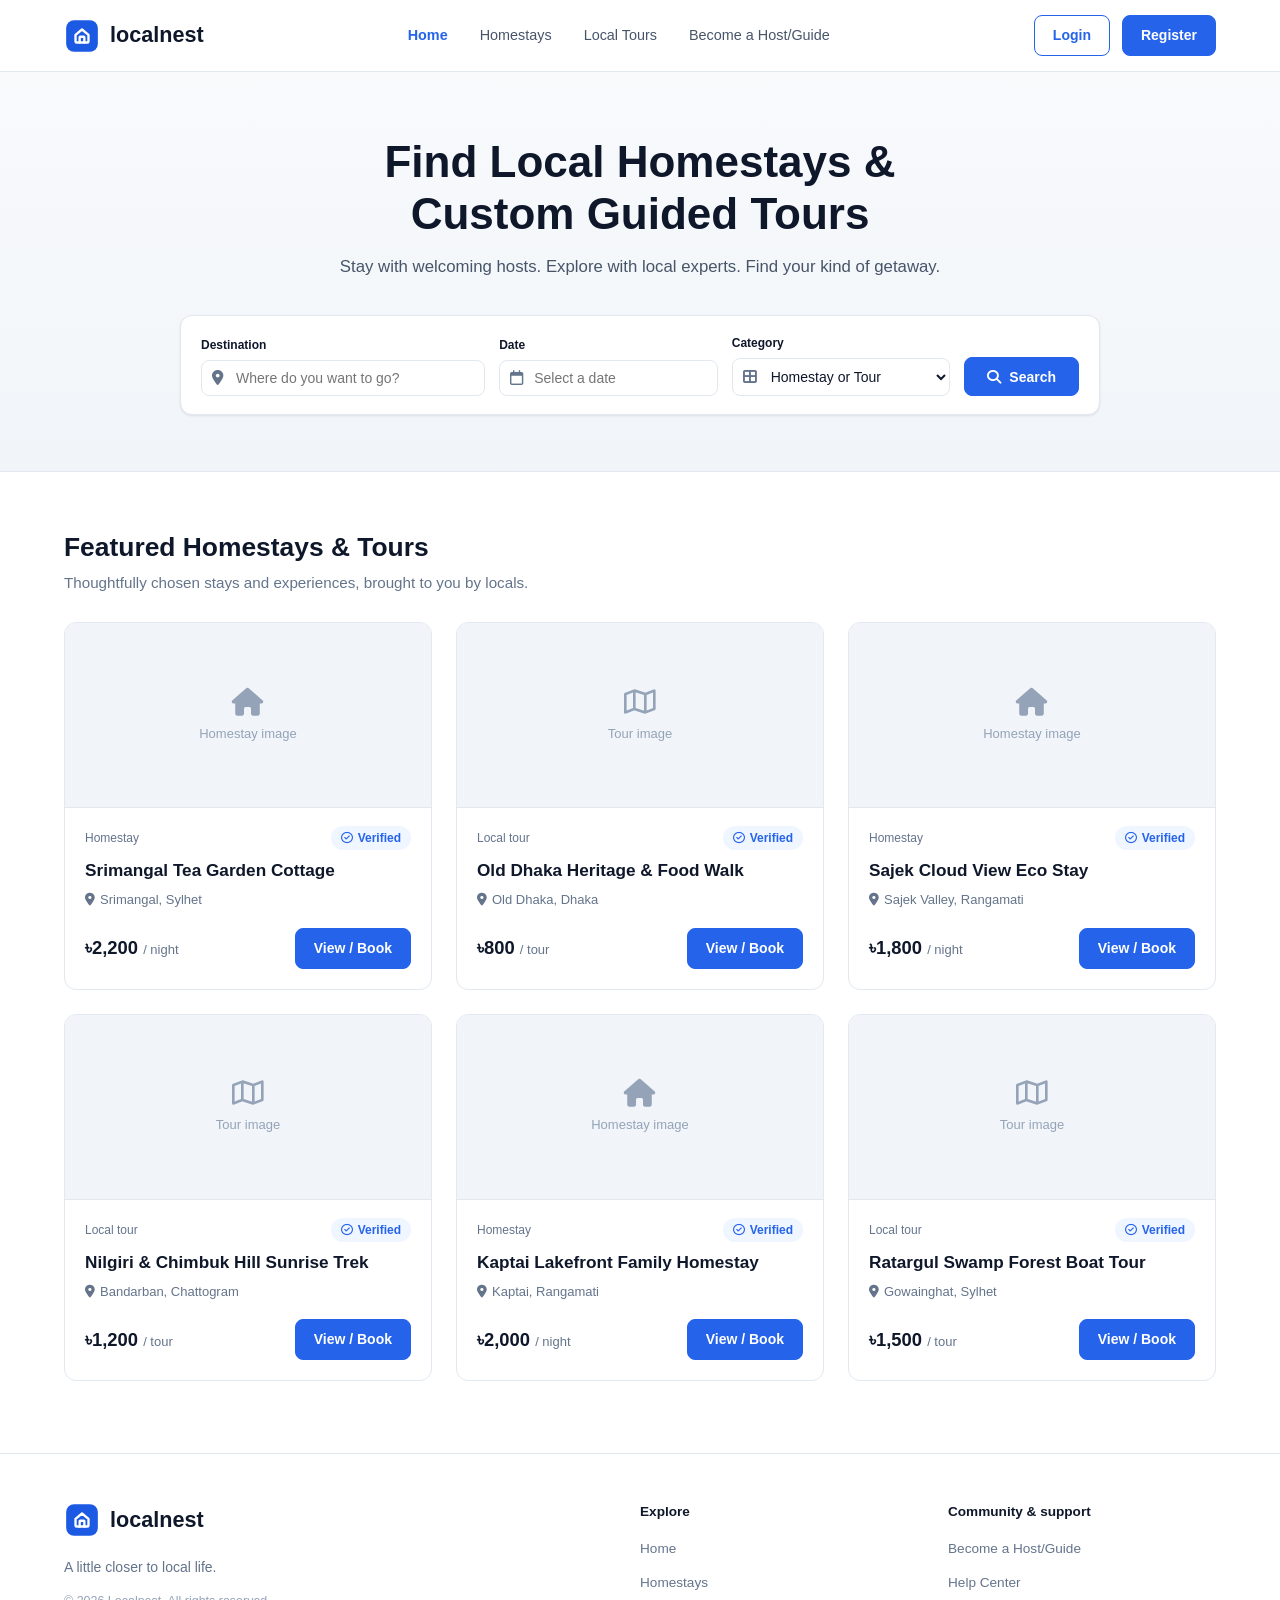
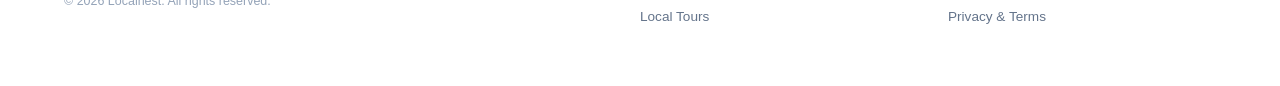
<file: index.html>
<!DOCTYPE html>
<html lang="en">
<head>

  <meta charset="UTF-8" />
  <meta name="viewport" content="width=device-width, initial-scale=1.0" />
  <title>Localnest — Find Local Homestays &amp; Custom Guided Tours</title>
  <link rel="stylesheet" href="css/index.css" />
  <link rel="stylesheet" href="https://cdnjs.cloudflare.com/ajax/libs/font-awesome/6.5.1/css/all.min.css" />
</head>
<body data-page="home">

  <header class="public-navbar">
    <div class="container navbar-inner">
      <!-- Brand Logo -->
      <a href="index.html" class="brand-logo" aria-label="Localnest Home">
        <img src="photos/localnest logo.svg" alt="Localnest Logo" width="36" height="36" />
        <span>localnest</span>
      </a>

      <nav class="nav-links" aria-label="Main Navigation">
        <a href="#featuredSection" class="nav-link active" data-nav-filter="all">Home</a>
        <a href="#featuredSection" class="nav-link" data-nav-filter="Homestay">Homestays</a>
        <a href="#featuredSection" class="nav-link" data-nav-filter="Local tour">Local Tours</a>
        <a href="register.html" class="nav-link">Become a Host/Guide</a>
      </nav>

      <div class="nav-actions">
        <a href="login.html" class="btn btn-outline-primary">Login</a>
        <a href="register.html" class="btn btn-primary">Register</a>
      </div>
    </div>
  </header>

  <main>
    <section class="hero-section">
      <div class="container">
        <h1 class="hero-title">Find Local Homestays &amp;<br />Custom Guided Tours</h1>
        <p class="hero-subtitle">
          Stay with welcoming hosts. Explore with local experts. Find your kind of getaway.
        </p>


        <form id="homeSearchForm" class="search-bar-card" novalidate>
          <div class="search-field">
            <label for="searchDestination">Destination</label>
            <div class="input-with-icon">
              <i class="fa-solid fa-location-dot"></i>
              <input
                type="text"
                id="searchDestination"
                class="form-control"
                placeholder="Where do you want to go?"
              />
            </div>
          </div>

          <div class="search-field">
            <label for="searchDate">Date</label>
            <div class="input-with-icon">
              <i class="fa-regular fa-calendar"></i>
              <input
                type="text"
                id="searchDate"
                class="form-control"
                placeholder="Select a date"
                onfocus="this.type='date'"
                onblur="if(!this.value) this.type='text'"
              />
            </div>
          </div>

          <div class="search-field">
            <label for="searchCategory">Category</label>
            <div class="input-with-icon">
              <i class="fa-solid fa-border-all"></i>
              <select id="searchCategory" class="form-control">
                <option value="all">Homestay or Tour</option>
                <option value="Homestay">Homestay</option>
                <option value="Local tour">Local Tour</option>
              </select>
            </div>
          </div>

          <button type="submit" class="btn btn-primary search-btn">
            <i class="fa-solid fa-magnifying-glass"></i>
            <span>Search</span>
          </button>
        </form>
      </div>
    </section>

    <section id="featuredSection" class="featured-section">
      <div class="container">
        <div class="section-header">
          <div>
            <h2 class="section-title">Featured Homestays &amp; Tours</h2>
            <p class="section-subtitle" id="featuredFilterStatus">
              Thoughtfully chosen stays and experiences, brought to you by locals.
            </p>
          </div>
        </div>

        <div id="listingsGrid" class="listings-grid">

          <article
            class="listing-card"
            data-category="Homestay"
            data-title="Srimangal Tea Garden Cottage"
            data-location="Srimangal, Sylhet"
            data-price="2200"
            data-unit="night"
          >
            <div class="listing-thumb">
              <i class="fa-solid fa-house"></i>
              <span>Homestay image</span>
            </div>
            <div class="listing-body">
              <div class="listing-meta-top">
                <span class="listing-type-label">Homestay</span>
                <span class="badge badge-verified">
                  <i class="fa-regular fa-circle-check"></i>
                  Verified
                </span>
              </div>
              <h3 class="listing-title">Srimangal Tea Garden Cottage</h3>
              <p class="listing-location">
                <i class="fa-solid fa-location-dot"></i>
                Srimangal, Sylhet
              </p>
              <div class="listing-footer">
                <div class="listing-price">&#2547;2,200 <span>/ night</span></div>
                <a href="traveler-dashboard.html" class="btn btn-primary">View / Book</a>
              </div>
            </div>
          </article>

          <article
            class="listing-card"
            data-category="Local tour"
            data-title="Old Dhaka Heritage & Food Walk"
            data-location="Old Dhaka, Dhaka"
            data-price="800"
            data-unit="tour"
          >
            <div class="listing-thumb">
              <i class="fa-regular fa-map"></i>
              <span>Tour image</span>
            </div>
            <div class="listing-body">
              <div class="listing-meta-top">
                <span class="listing-type-label">Local tour</span>
                <span class="badge badge-verified">
                  <i class="fa-regular fa-circle-check"></i>
                  Verified
                </span>
              </div>
              <h3 class="listing-title">Old Dhaka Heritage &amp; Food Walk</h3>
              <p class="listing-location">
                <i class="fa-solid fa-location-dot"></i>
                Old Dhaka, Dhaka
              </p>
              <div class="listing-footer">
                <div class="listing-price">&#2547;800 <span>/ tour</span></div>
                <a href="traveler-dashboard.html" class="btn btn-primary">View / Book</a>
              </div>
            </div>
          </article>

          <article
            class="listing-card"
            data-category="Homestay"
            data-title="Sajek Cloud View Eco Stay"
            data-location="Sajek Valley, Rangamati"
            data-price="1800"
            data-unit="night"
          >
            <div class="listing-thumb">
              <i class="fa-solid fa-house"></i>
              <span>Homestay image</span>
            </div>
            <div class="listing-body">
              <div class="listing-meta-top">
                <span class="listing-type-label">Homestay</span>
                <span class="badge badge-verified">
                  <i class="fa-regular fa-circle-check"></i>
                  Verified
                </span>
              </div>
              <h3 class="listing-title">Sajek Cloud View Eco Stay</h3>
              <p class="listing-location">
                <i class="fa-solid fa-location-dot"></i>
                Sajek Valley, Rangamati
              </p>
              <div class="listing-footer">
                <div class="listing-price">&#2547;1,800 <span>/ night</span></div>
                <a href="traveler-dashboard.html" class="btn btn-primary">View / Book</a>
              </div>
            </div>
          </article>

          <article
            class="listing-card"
            data-category="Local tour"
            data-title="Nilgiri & Chimbuk Hill Sunrise Trek"
            data-location="Bandarban, Chattogram"
            data-price="1200"
            data-unit="tour"
          >
            <div class="listing-thumb">
              <i class="fa-regular fa-map"></i>
              <span>Tour image</span>
            </div>
            <div class="listing-body">
              <div class="listing-meta-top">
                <span class="listing-type-label">Local tour</span>
                <span class="badge badge-verified">
                  <i class="fa-regular fa-circle-check"></i>
                  Verified
                </span>
              </div>
              <h3 class="listing-title">Nilgiri &amp; Chimbuk Hill Sunrise Trek</h3>
              <p class="listing-location">
                <i class="fa-solid fa-location-dot"></i>
                Bandarban, Chattogram
              </p>
              <div class="listing-footer">
                <div class="listing-price">&#2547;1,200 <span>/ tour</span></div>
                <a href="traveler-dashboard.html" class="btn btn-primary">View / Book</a>
              </div>
            </div>
          </article>

          <article
            class="listing-card"
            data-category="Homestay"
            data-title="Kaptai Lakefront Family Homestay"
            data-location="Kaptai, Rangamati"
            data-price="2000"
            data-unit="night"
          >
            <div class="listing-thumb">
              <i class="fa-solid fa-house"></i>
              <span>Homestay image</span>
            </div>
            <div class="listing-body">
              <div class="listing-meta-top">
                <span class="listing-type-label">Homestay</span>
                <span class="badge badge-verified">
                  <i class="fa-regular fa-circle-check"></i>
                  Verified
                </span>
              </div>
              <h3 class="listing-title">Kaptai Lakefront Family Homestay</h3>
              <p class="listing-location">
                <i class="fa-solid fa-location-dot"></i>
                Kaptai, Rangamati
              </p>
              <div class="listing-footer">
                <div class="listing-price">&#2547;2,000 <span>/ night</span></div>
                <a href="traveler-dashboard.html" class="btn btn-primary">View / Book</a>
              </div>
            </div>
          </article>

          <article
            class="listing-card"
            data-category="Local tour"
            data-title="Ratargul Swamp Forest Boat Tour"
            data-location="Gowainghat, Sylhet"
            data-price="1500"
            data-unit="tour"
          >
            <div class="listing-thumb">
              <i class="fa-regular fa-map"></i>
              <span>Tour image</span>
            </div>
            <div class="listing-body">
              <div class="listing-meta-top">
                <span class="listing-type-label">Local tour</span>
                <span class="badge badge-verified">
                  <i class="fa-regular fa-circle-check"></i>
                  Verified
                </span>
              </div>
              <h3 class="listing-title">Ratargul Swamp Forest Boat Tour</h3>
              <p class="listing-location">
                <i class="fa-solid fa-location-dot"></i>
                Gowainghat, Sylhet
              </p>
              <div class="listing-footer">
                <div class="listing-price">&#2547;1,500 <span>/ tour</span></div>
                <a href="traveler-dashboard.html" class="btn btn-primary">View / Book</a>
              </div>
            </div>
          </article>

        </div>
      </div>
    </section>
  </main>

  <footer class="public-footer">
    <div class="container">
      <div class="footer-grid">
        <div>
          <a href="index.html" class="brand-logo">
            <img src="photos/localnest logo.svg" alt="Localnest Logo" width="36" height="36" />
            <span>localnest</span>
          </a>
          <p class="footer-tagline">A little closer to local life.</p>
          <p class="footer-copy">&copy; 2026 Localnest. All rights reserved.</p>
        </div>

        <div>
          <h4 class="footer-col-title">Explore</h4>
          <ul class="footer-links">
            <li><a href="index.html">Home</a></li>
            <li><a href="#featuredSection">Homestays</a></li>
            <li><a href="#featuredSection">Local Tours</a></li>
          </ul>
        </div>

        <div>
          <h4 class="footer-col-title">Community &amp; support</h4>
          <ul class="footer-links">
            <li><a href="register.html">Become a Host/Guide</a></li>
            <li><a href="profile-settings.html">Help Center</a></li>
            <li><a href="login.html">Privacy &amp; Terms</a></li>
          </ul>
        </div>
      </div>
    </div>
  </footer>

  <script src="js/index.js"></script>
</body>
</html>
</file>
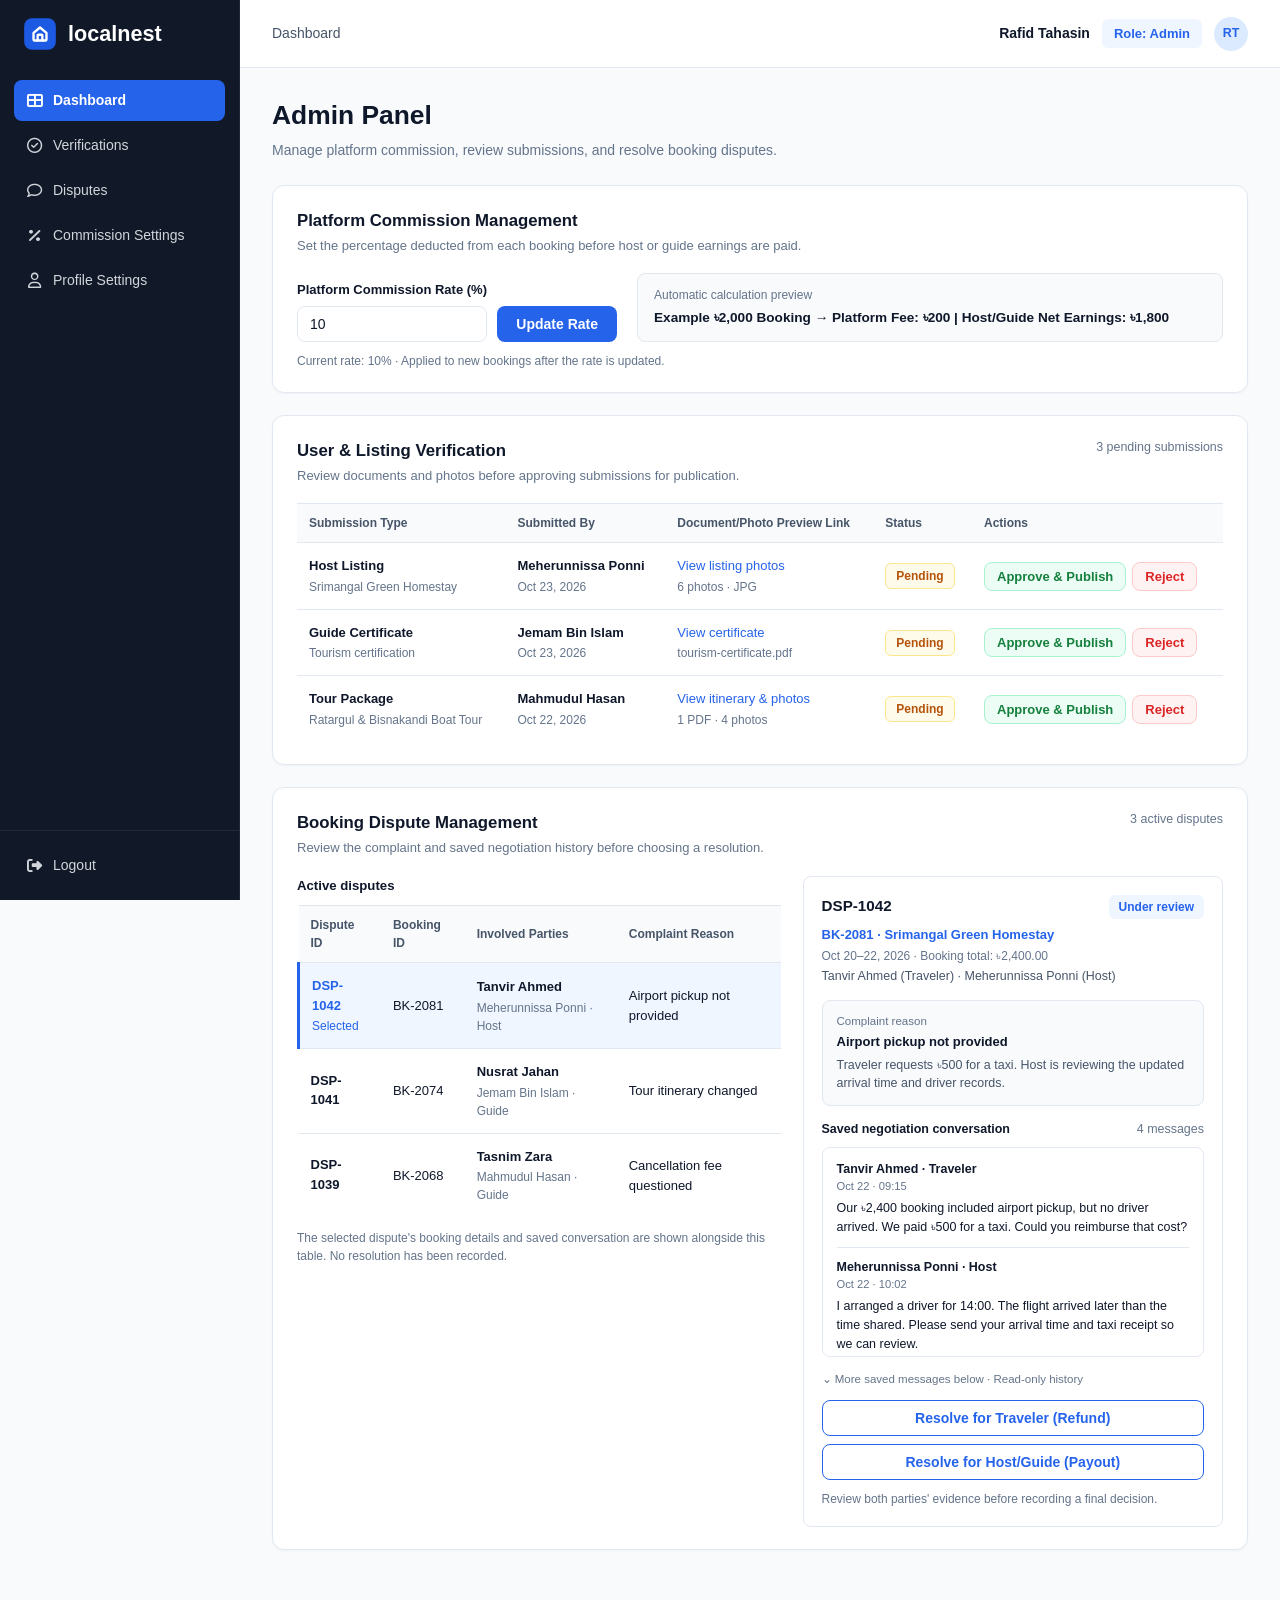
<file: admin-dashboard.html>
<!DOCTYPE html>
<html lang="en">
<head>
  <meta charset="UTF-8" />
  <meta name="viewport" content="width=device-width, initial-scale=1.0" />
  <title>Admin Panel — Localnest</title>
  <link rel="stylesheet" href="css/admin-dashboard.css" />
  <link rel="stylesheet" href="https://cdnjs.cloudflare.com/ajax/libs/font-awesome/6.5.1/css/all.min.css" />
</head>

<body data-page="admin-dashboard">

  <div class="app-shell">

    <aside class="sidebar sidebar-dark">
      <div class="sidebar-brand">
        <a href="index.html" class="brand-logo brand-logo-light">
          <img src="photos/localnest logo.svg" alt="Localnest Logo" width="36" height="36" />
          <span>localnest</span>
        </a>
      </div>

      <nav class="sidebar-nav" aria-label="Admin Sidebar Navigation">
        <a href="admin-dashboard.html" class="sidebar-link active">
          <i class="fa-solid fa-table-cells-large"></i>
          <span>Dashboard</span>
        </a>

        <a href="#verificationsCard" class="sidebar-link">
          <i class="fa-regular fa-circle-check"></i>
          <span>Verifications</span>
        </a>

        <a href="#disputesCard" class="sidebar-link">
          <i class="fa-regular fa-comment"></i>
          <span>Disputes</span>
        </a>

        <a href="#commissionCard" class="sidebar-link">
          <i class="fa-solid fa-percent"></i>
          <span>Commission Settings</span>
        </a>

        <a href="profile-settings.html" class="sidebar-link">
          <i class="fa-regular fa-user"></i>
          <span>Profile Settings</span>
        </a>
      </nav>

      <div class="sidebar-footer">
        <a href="login.html" id="logoutBtn" class="sidebar-link">
          <i class="fa-solid fa-right-from-bracket"></i>
          <span>Logout</span>
        </a>
      </div>
    </aside>

    <div class="main-wrapper">

      <header class="topbar">
        <div class="topbar-title">Dashboard</div>

        <div class="topbar-user">
          <span class="topbar-user-name">Rafid Tahasin</span>
          <span class="badge badge-role">Role: Admin</span>
          <div class="avatar-circle">RT</div>
        </div>
      </header>

      <main class="dashboard-content">

        <div class="page-header">
          <h1 class="page-title">Admin Panel</h1>
          <p class="page-subtitle">
            Manage platform commission, review submissions, and resolve booking disputes.
          </p>
        </div>

        <section id="commissionCard" class="card" aria-labelledby="commissionHeading">

          <div class="card-header">
            <div>
              <h2 id="commissionHeading" class="card-title">Platform Commission Management</h2>
              <p class="card-subtitle">
                Set the percentage deducted from each booking before host or guide earnings are paid.
              </p>
            </div>
          </div>

          <form id="commissionForm" class="commission-grid" novalidate>

            <div>
              <label for="commissionRateInput" class="form-label">
                Platform Commission Rate (%)
              </label>

              <div class="commission-input-group">
                <input
                  type="number"
                  id="commissionRateInput"
                  class="form-control"
                  value="10"
                  min="0"
                  max="50"
                  step="0.5"
                  required
                />

                <button type="submit" class="btn btn-primary">
                  Update Rate
                </button>
              </div>
            </div>

            <div class="commission-preview-box">
              <div class="commission-preview-label">
                Automatic calculation preview
              </div>

              <div id="commissionPreviewText" class="commission-preview-value">
                Example &#2547;2,000 Booking &rarr; Platform Fee: &#2547;200 | Host/Guide Net Earnings: &#2547;1,800
              </div>
            </div>

          </form>

          <p id="currentRateCaption" class="form-hint mt-10">
            Current rate: 10% &middot; Applied to new bookings after the rate is updated.
          </p>

        </section>

        <section id="verificationsCard" class="card" aria-labelledby="verificationsHeading">

          <div class="card-header">
            <div>
              <h2 id="verificationsHeading" class="card-title">
                User &amp; Listing Verification
              </h2>

              <p class="card-subtitle">
                Review documents and photos before approving submissions for publication.
              </p>
            </div>

            <span id="pendingVerificationsCount" class="card-meta-right">
              3 pending submissions
            </span>
          </div>

          <div class="table-responsive">
            <table class="data-table">

              <thead>
                <tr>
                  <th>Submission Type</th>
                  <th>Submitted By</th>
                  <th>Document/Photo Preview Link</th>
                  <th>Status</th>
                  <th>Actions</th>
                </tr>
              </thead>

              <tbody id="verificationsTableBody">

                <tr>
                  <td>
                    <span class="cell-primary">Host Listing</span>
                    <span class="cell-secondary">Srimangal Green Homestay</span>
                  </td>

                  <td>
                    <span class="cell-primary">Meherunnissa Ponni</span>
                    <span class="cell-secondary">Oct 23, 2026</span>
                  </td>

                  <td>
                    <a
                      href="#"
                      class="preview-doc-link"
                      data-doc-title="Srimangal Green Homestay — Listing Photos"
                      data-doc-meta="Submitted by Meherunnissa Ponni · 6 high-resolution JPG photos verified for property authenticity in Srimangal, Sylhet."
                    >View listing photos</a>

                    <span class="cell-secondary">6 photos &middot; JPG</span>
                  </td>

                  <td class="verification-status-cell">
                    <span class="badge badge-pending">Pending</span>
                  </td>

                  <td>
                    <div class="action-btns">
                      <button type="button" class="btn btn-accept btn-verify-approve">
                        Approve &amp; Publish
                      </button>

                      <button type="button" class="btn btn-reject btn-verify-reject">
                        Reject
                      </button>
                    </div>
                  </td>
                </tr>

                <tr>
                  <td>
                    <span class="cell-primary">Guide Certificate</span>
                    <span class="cell-secondary">Tourism certification</span>
                  </td>

                  <td>
                    <span class="cell-primary">Jemam Bin Islam</span>
                    <span class="cell-secondary">Oct 23, 2026</span>
                  </td>

                  <td>
                    <a
                      href="#"
                      class="preview-doc-link"
                      data-doc-title="Jemam Bin Islam — Bangladesh Tourism Board License"
                      data-doc-meta="File: tourism-certificate.pdf · Issued by Bangladesh Parjatan Corporation (Valid through 2028)."
                    >View certificate</a>

                    <span class="cell-secondary">tourism-certificate.pdf</span>
                  </td>

                  <td class="verification-status-cell">
                    <span class="badge badge-pending">Pending</span>
                  </td>

                  <td>
                    <div class="action-btns">
                      <button type="button" class="btn btn-accept btn-verify-approve">
                        Approve &amp; Publish
                      </button>

                      <button type="button" class="btn btn-reject btn-verify-reject">
                        Reject
                      </button>
                    </div>
                  </td>
                </tr>

                <tr>
                  <td>
                    <span class="cell-primary">Tour Package</span>
                    <span class="cell-secondary">Ratargul &amp; Bisnakandi Boat Tour</span>
                  </td>

                  <td>
                    <span class="cell-primary">Mahmudul Hasan</span>
                    <span class="cell-secondary">Oct 22, 2026</span>
                  </td>

                  <td>
                    <a
                      href="#"
                      class="preview-doc-link"
                      data-doc-title="Ratargul & Bisnakandi Boat Tour — Tour Package Dossier"
                      data-doc-meta="Submitted by Mahmudul Hasan · Includes 1 safety & itinerary PDF + 4 verified Sylhet destination photos."
                    >View itinerary &amp; photos</a>

                    <span class="cell-secondary">1 PDF &middot; 4 photos</span>
                  </td>

                  <td class="verification-status-cell">
                    <span class="badge badge-pending">Pending</span>
                  </td>

                  <td>
                    <div class="action-btns">
                      <button type="button" class="btn btn-accept btn-verify-approve">
                        Approve &amp; Publish
                      </button>

                      <button type="button" class="btn btn-reject btn-verify-reject">
                        Reject
                      </button>
                    </div>
                  </td>
                </tr>

              </tbody>
            </table>
          </div>

        </section>

        <section id="disputesCard" class="card" aria-labelledby="disputesHeading">

          <div class="card-header">
            <div>
              <h2 id="disputesHeading" class="card-title">
                Booking Dispute Management
              </h2>

              <p class="card-subtitle">
                Review the complaint and saved negotiation history before choosing a resolution.
              </p>
            </div>

            <span id="activeDisputesCounter" class="card-meta-right">
              3 active disputes
            </span>
          </div>

          <div class="dispute-split-grid">

            <div>
              <h3 class="dispute-subhead">
                Active disputes
              </h3>

              <div class="table-responsive">
                <table class="data-table">

                  <thead>
                    <tr>
                      <th>Dispute ID</th>
                      <th>Booking ID</th>
                      <th>Involved Parties</th>
                      <th>Complaint Reason</th>
                    </tr>
                  </thead>

                  <tbody id="disputesTableBody">

                    <tr class="row-clickable row-selected" data-dispute-id="DSP-1042">
                      <td>
                        <span class="cell-primary dispute-id-text">DSP-1042</span>
                        <span class="cell-secondary dispute-selected-tag">Selected</span>
                      </td>

                      <td>BK-2081</td>

                      <td>
                        <span class="cell-primary">Tanvir Ahmed</span>
                        <span class="cell-secondary">Meherunnissa Ponni &middot; Host</span>
                      </td>

                      <td>Airport pickup not provided</td>
                    </tr>

                    <tr class="row-clickable" data-dispute-id="DSP-1041">
                      <td>
                        <span class="cell-primary">DSP-1041</span>
                        <span class="cell-secondary dispute-selected-tag"></span>
                      </td>

                      <td>BK-2074</td>

                      <td>
                        <span class="cell-primary">Nusrat Jahan</span>
                        <span class="cell-secondary">Jemam Bin Islam &middot; Guide</span>
                      </td>

                      <td>Tour itinerary changed</td>
                    </tr>

                    <tr class="row-clickable" data-dispute-id="DSP-1039">
                      <td>
                        <span class="cell-primary">DSP-1039</span>
                        <span class="cell-secondary dispute-selected-tag"></span>
                      </td>

                      <td>BK-2068</td>

                      <td>
                        <span class="cell-primary">Tasnim Zara</span>
                        <span class="cell-secondary">Mahmudul Hasan &middot; Guide</span>
                      </td>

                      <td>Cancellation fee questioned</td>
                    </tr>

                  </tbody>
                </table>
              </div>

              <p id="disputeTableFootnote" class="form-hint mt-12">
                The selected dispute's booking details and saved conversation are shown alongside this table. No resolution has been recorded.
              </p>
            </div>

            <div class="dispute-detail-card">

              <div class="dispute-detail-header">
                <h3 id="detailDisputeId" class="dispute-detail-id">
                  DSP-1042
                </h3>

                <span id="detailDisputeStatusBadge" class="badge badge-info">
                  Under review
                </span>
              </div>

              <div id="detailBookingTitle" class="dispute-booking-title">
                BK-2081 &middot; Srimangal Green Homestay
              </div>

              <div id="detailBookingMeta" class="dispute-booking-meta">
                Oct 20&ndash;22, 2026 &middot; Booking total: &#2547;2,400.00
              </div>

              <div id="detailParties" class="dispute-parties">
                Tanvir Ahmed (Traveler) &middot; Meherunnissa Ponni (Host)
              </div>

              <div class="complaint-box">
                <div class="complaint-label">
                  Complaint reason
                </div>

                <div id="detailComplaintTitle" class="complaint-title">
                  Airport pickup not provided
                </div>

                <p id="detailComplaintDesc" class="complaint-desc">
                  Traveler requests &#2547;500 for a taxi. Host is reviewing the updated arrival time and driver records.
                </p>
              </div>

              <div class="saved-conv-header">
                <span class="saved-conv-title">
                  Saved negotiation conversation
                </span>

                <span id="detailMsgCount" class="card-meta-right">
                  4 messages
                </span>
              </div>

              <div id="detailMessagesBox" class="saved-conv-box">

                <div class="saved-msg-item">
                  <div class="saved-msg-author">
                    Tanvir Ahmed &middot; Traveler
                  </div>

                  <div class="saved-msg-time">
                    Oct 22 &middot; 09:15
                  </div>

                  <div>
                    Our &#2547;2,400 booking included airport pickup, but no driver arrived. We paid &#2547;500 for a taxi. Could you reimburse that cost?
                  </div>
                </div>

                <div class="saved-msg-item">
                  <div class="saved-msg-author">
                    Meherunnissa Ponni &middot; Host
                  </div>

                  <div class="saved-msg-time">
                    Oct 22 &middot; 10:02
                  </div>

                  <div>
                    I arranged a driver for 14:00. The flight arrived later than the time shared. Please send your arrival time and taxi receipt so we can review.
                  </div>
                </div>

                <div class="saved-msg-item">
                  <div class="saved-msg-author">
                    Tanvir Ahmed &middot; Traveler
                  </div>

                  <div class="saved-msg-time">
                    Oct 22 &middot; 10:18
                  </div>

                  <div>
                    Attached flight delay notice and &#2547;500 airport taxi receipt for review.
                  </div>
                </div>

                <div class="saved-msg-item">
                  <div class="saved-msg-author">
                    Meherunnissa Ponni &middot; Host
                  </div>

                  <div class="saved-msg-time">
                    Oct 22 &middot; 10:40
                  </div>

                  <div>
                    Thank you, I have asked Admin support to help mediate the airport transfer fee.
                  </div>
                </div>

              </div>

              <div class="saved-conv-note">
                &#8964; More saved messages below &middot; Read-only history
              </div>

              <div class="dispute-actions-col">

                <button type="button" id="resolveTravelerBtn" class="btn btn-outline-primary btn-block">
                  Resolve for Traveler (Refund)
                </button>

                <button type="button" id="resolveHostBtn" class="btn btn-outline-primary btn-block">
                  Resolve for Host/Guide (Payout)
                </button>

              </div>

              <p id="disputeResolutionNote" class="form-hint mt-10">
                Review both parties' evidence before recording a final decision.
              </p>

            </div>
          </div>

        </section>

      </main>
    </div>
  </div>

  <script src="js/admin-dashboard.js"></script>
</body>
</html>
</file>
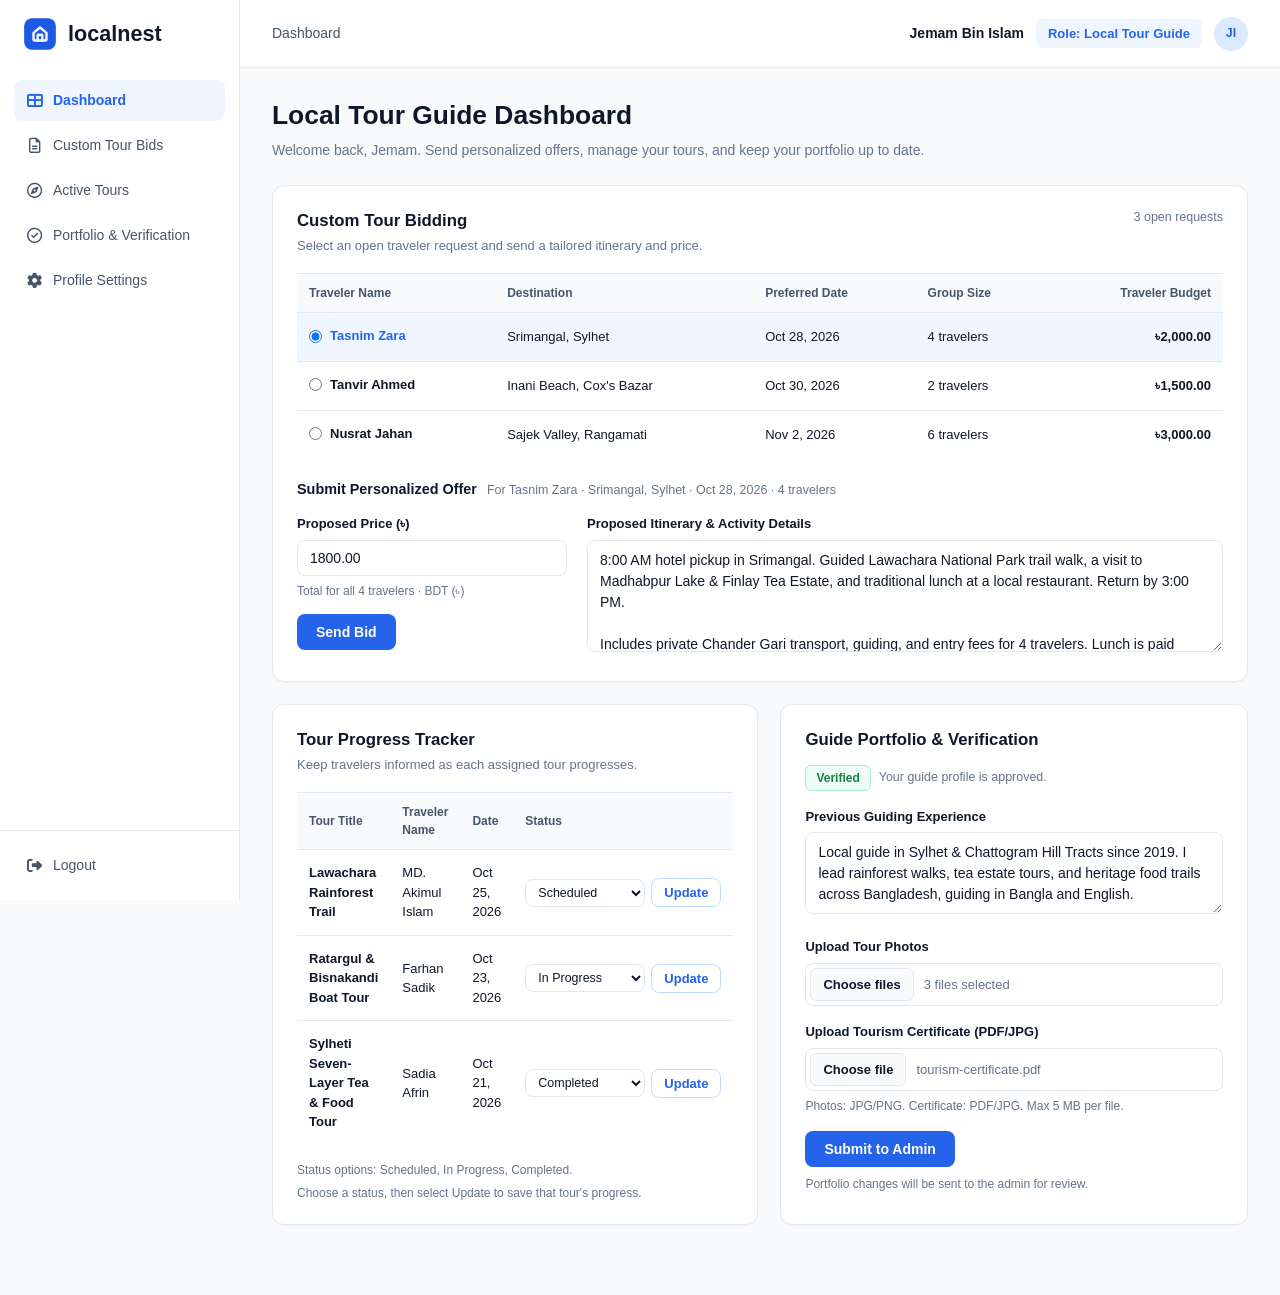
<file: guide-dashboard.html>
<!DOCTYPE html>
<html lang="en">
<head>
  <meta charset="UTF-8" />
  <meta name="viewport" content="width=device-width, initial-scale=1.0" />
  <title>Local Tour Guide Dashboard — Localnest</title>
  <link rel="stylesheet" href="css/guide-dashboard.css" />
  <link rel="stylesheet" href="https://cdnjs.cloudflare.com/ajax/libs/font-awesome/6.5.1/css/all.min.css" />
</head>
<body data-page="guide-dashboard">

  <div class="app-shell">
    <aside class="sidebar">
      <div class="sidebar-brand">
        <a href="index.html" class="brand-logo">
          <img src="photos/localnest logo.svg" alt="Localnest Logo" width="36" height="36" />
          <span>localnest</span>
        </a>
      </div>

      <nav class="sidebar-nav" aria-label="Guide Sidebar Navigation">
        <a href="guide-dashboard.html" class="sidebar-link active">
          <i class="fa-solid fa-table-cells-large"></i>
          <span>Dashboard</span>
        </a>

        <a href="#customTourBiddingCard" class="sidebar-link">
          <i class="fa-regular fa-file-lines"></i>
          <span>Custom Tour Bids</span>
        </a>

        <a href="#tourProgressCard" class="sidebar-link">
          <i class="fa-regular fa-compass"></i>
          <span>Active Tours</span>
        </a>

        <a href="#guidePortfolioCard" class="sidebar-link">
          <i class="fa-regular fa-circle-check"></i>
          <span>Portfolio &amp; Verification</span>
        </a>

        <a href="profile-settings.html" class="sidebar-link">
          <i class="fa-solid fa-gear"></i>
          <span>Profile Settings</span>
        </a>
      </nav>

      <div class="sidebar-footer">
        <a href="login.html" id="logoutBtn" class="sidebar-link">
          <i class="fa-solid fa-right-from-bracket"></i>
          <span>Logout</span>
        </a>
      </div>
    </aside>

    
    <div class="main-wrapper">
      <header class="topbar">
        <div class="topbar-title">Dashboard</div>
        <div class="topbar-user">
          <span class="topbar-user-name">Jemam Bin Islam</span>
          <span class="badge badge-role">Role: Local Tour Guide</span>
          <div class="avatar-circle">JI</div>
        </div>
      </header>

      <main class="dashboard-content">
        <div class="page-header">
          <h1 class="page-title">Local Tour Guide Dashboard</h1>
          <p class="page-subtitle">
            Welcome back, Jemam. Send personalized offers, manage your tours, and keep your portfolio up to date.
          </p>
        </div>

        <section id="customTourBiddingCard" class="card" aria-labelledby="customBiddingHeading">
          <div class="card-header">
            <div>
              <h2 id="customBiddingHeading" class="card-title">Custom Tour Bidding</h2>
              <p class="card-subtitle">
                Select an open traveler request and send a tailored itinerary and price.
              </p>
            </div>
            <span id="openRequestsCounter" class="card-meta-right">3 open requests</span>
          </div>

          <div class="table-responsive mb-20">
            <table class="data-table">
              <thead>
                <tr>
                  <th>Traveler Name</th>
                  <th>Destination</th>
                  <th>Preferred Date</th>
                  <th>Group Size</th>
                  <th class="text-right">Traveler Budget</th>
                </tr>
              </thead>
              <tbody id="tourBidRequestsBody">
                <tr
                  class="row-clickable row-selected"
                  data-traveler="Tasnim Zara"
                  data-destination="Srimangal, Sylhet"
                  data-date="Oct 28, 2026"
                  data-group="4 travelers"
                  data-price="1800.00"
                  data-itinerary="8:00 AM hotel pickup in Srimangal. Guided Lawachara National Park trail walk, a visit to Madhabpur Lake & Finlay Tea Estate, and traditional lunch at a local restaurant. Return by 3:00 PM.&#10;&#10;Includes private Chander Gari transport, guiding, and entry fees for 4 travelers. Lunch is paid separately."
                >
                  <td>
                    <label class="request-radio-label">
                      <input type="radio" name="selectedTourRequest" checked />
                      <span class="traveler-name-span">Tasnim Zara</span>
                    </label>
                  </td>
                  <td>Srimangal, Sylhet</td>
                  <td>Oct 28, 2026</td>
                  <td>4 travelers</td>
                  <td class="text-right fw-bold">&#2547;2,000.00</td>
                </tr>

                <tr
                  class="row-clickable"
                  data-traveler="Tanvir Ahmed"
                  data-destination="Inani Beach, Cox's Bazar"
                  data-date="Oct 30, 2026"
                  data-group="2 travelers"
                  data-price="1350.00"
                  data-itinerary="2:00 PM hotel pickup in Cox's Bazar. Scenic Marine Drive tour to Himchari Waterfall and Inani Coral Beach, sunset photography stop, and fresh seafood dinner by the beach. Return by 8:30 PM."
                >
                  <td>
                    <label class="request-radio-label">
                      <input type="radio" name="selectedTourRequest" />
                      <span class="traveler-name-span">Tanvir Ahmed</span>
                    </label>
                  </td>
                  <td>Inani Beach, Cox's Bazar</td>
                  <td>Oct 30, 2026</td>
                  <td>2 travelers</td>
                  <td class="text-right fw-bold">&#2547;1,500.00</td>
                </tr>

               
                <tr
                  class="row-clickable"
                  data-traveler="Nusrat Jahan"
                  data-destination="Sajek Valley, Rangamati"
                  data-date="Nov 2, 2026"
                  data-group="6 travelers"
                  data-price="2750.00"
                  data-itinerary="5:00 AM private Chander Gari pickup for 6 travelers from Khagrachari. Konglak Para sunrise viewpoint, Ruilui Para heritage walk, and Hazachora Waterfall visit. Return by 2:30 PM."
                >
                  <td>
                    <label class="request-radio-label">
                      <input type="radio" name="selectedTourRequest" />
                      <span class="traveler-name-span">Nusrat Jahan</span>
                    </label>
                  </td>
                  <td>Sajek Valley, Rangamati</td>
                  <td>Nov 2, 2026</td>
                  <td>6 travelers</td>
                  <td class="text-right fw-bold">&#2547;3,000.00</td>
                </tr>
              </tbody>
            </table>
          </div>


          <div>
            <div class="bid-summary-row">
              <h3 class="bid-summary-title">Submit Personalized Offer</h3>
              <span id="bidTargetSummary" class="bid-summary-target">
                For Tasnim Zara &middot; Srimangal, Sylhet &middot; Oct 28, 2026 &middot; 4 travelers
              </span>
            </div>

            <form id="submitTourBidForm" class="bid-form-grid" novalidate>
              <div>
                <div class="form-group mb-6">
                  <label for="bidProposedPrice" class="form-label">Proposed Price (&#2547;)</label>
                  <input
                    type="number"
                    id="bidProposedPrice"
                    class="form-control"
                    value="1800.00"
                    min="500"
                    step="50"
                    required
                  />
                </div>
                <span id="bidGroupHelperText" class="form-hint mb-14">
                  Total for all 4 travelers &middot; BDT (&#2547;)
                </span>
                <button type="submit" class="btn btn-primary">Send Bid</button>
              </div>

              <div>
                <label for="bidProposedItinerary" class="form-label">Proposed Itinerary &amp; Activity Details</label>
                <textarea id="bidProposedItinerary" class="form-control bid-itinerary-textarea" required>8:00 AM hotel pickup in Srimangal. Guided Lawachara National Park trail walk, a visit to Madhabpur Lake &amp; Finlay Tea Estate, and traditional lunch at a local restaurant. Return by 3:00 PM.

Includes private Chander Gari transport, guiding, and entry fees for 4 travelers. Lunch is paid separately.</textarea>
              </div>
            </form>
          </div>
        </section>

        <div class="grid-2-col">

          <section id="tourProgressCard" class="card" aria-labelledby="tourProgressHeading">
            <div class="card-header">
              <div>
                <h2 id="tourProgressHeading" class="card-title">Tour Progress Tracker</h2>
                <p class="card-subtitle">Keep travelers informed as each assigned tour progresses.</p>
              </div>
            </div>

            <div class="table-responsive">
              <table class="data-table">
                <thead>
                  <tr>
                    <th>Tour Title</th>
                    <th>Traveler Name</th>
                    <th>Date</th>
                    <th>Status</th>
                  </tr>
                </thead>
                <tbody id="tourProgressTableBody">
                  <!-- Tour 1 -->
                  <tr>
                    <td class="fw-bold">Lawachara Rainforest Trail</td>
                    <td>MD. Akimul Islam</td>
                    <td>Oct 25, 2026</td>
                    <td>
                      <div class="action-btns">
                        <select class="form-control tour-status-select">
                          <option value="Scheduled" selected>Scheduled</option>
                          <option value="In Progress">In Progress</option>
                          <option value="Completed">Completed</option>
                        </select>
                        <button type="button" class="btn btn-update btn-save-tour-status">Update</button>
                      </div>
                    </td>
                  </tr>
                  <tr>
                    <td class="fw-bold">Ratargul &amp; Bisnakandi Boat Tour</td>
                    <td>Farhan Sadik</td>
                    <td>Oct 23, 2026</td>
                    <td>
                      <div class="action-btns">
                        <select class="form-control tour-status-select">
                          <option value="Scheduled">Scheduled</option>
                          <option value="In Progress" selected>In Progress</option>
                          <option value="Completed">Completed</option>
                        </select>
                        <button type="button" class="btn btn-update btn-save-tour-status">Update</button>
                      </div>
                    </td>
                  </tr>
                  <tr>
                    <td class="fw-bold">Sylheti Seven-Layer Tea &amp; Food Tour</td>
                    <td>Sadia Afrin</td>
                    <td>Oct 21, 2026</td>
                    <td>
                      <div class="action-btns">
                        <select class="form-control tour-status-select">
                          <option value="Scheduled">Scheduled</option>
                          <option value="In Progress">In Progress</option>
                          <option value="Completed" selected>Completed</option>
                        </select>
                        <button type="button" class="btn btn-update btn-save-tour-status">Update</button>
                      </div>
                    </td>
                  </tr>
                </tbody>
              </table>
            </div>

            <p class="form-hint mt-16">
              Status options: Scheduled, In Progress, Completed.
            </p>
            <p id="tourProgressFeedback" class="form-hint">
              Choose a status, then select Update to save that tour's progress.
            </p>
          </section>
          <section id="guidePortfolioCard" class="card" aria-labelledby="guidePortfolioHeading">
            <div class="card-header mb-10">
              <div>
                <h2 id="guidePortfolioHeading" class="card-title">Guide Portfolio &amp; Verification</h2>
              </div>
            </div>

            <div class="guide-verification-row">
              <span id="guideVerificationBadge" class="badge badge-verified-green">Verified</span>
              <span id="guideVerificationText" class="guide-verification-text">
                Your guide profile is approved.
              </span>
            </div>

            <form id="guidePortfolioForm" novalidate>
              <div class="form-group">
                <label for="guideExperienceInput" class="form-label">Previous Guiding Experience</label>
                <textarea id="guideExperienceInput" class="form-control guide-experience-textarea" required>Local guide in Sylhet &amp; Chattogram Hill Tracts since 2019. I lead rainforest walks, tea estate tours, and heritage food trails across Bangladesh, guiding in Bangla and English.</textarea>
              </div>

              <div class="form-group">
                <label class="form-label">Upload Tour Photos</label>
                <div class="file-input-box">
                  <label for="tourPhotosInput" class="file-input-btn">Choose files</label>
                  <input
                    type="file"
                    id="tourPhotosInput"
                    accept="image/jpeg,image/png"
                    multiple
                    class="is-hidden"
                  />
                  <span id="tourPhotosFileName" class="file-input-name">3 files selected</span>
                </div>
              </div>

              <div class="form-group mb-6">
                <label class="form-label">Upload Tourism Certificate (PDF/JPG)</label>
                <div class="file-input-box">
                  <label for="tourismCertInput" class="file-input-btn">Choose file</label>
                  <input
                    type="file"
                    id="tourismCertInput"
                    accept=".pdf,image/jpeg,image/png"
                    class="is-hidden"
                  />
                  <span id="tourismCertFileName" class="file-input-name">tourism-certificate.pdf</span>
                </div>
              </div>

              <span class="form-hint mb-16">
                Photos: JPG/PNG. Certificate: PDF/JPG. Max 5 MB per file.
              </span>

              <button type="submit" class="btn btn-primary">Submit to Admin</button>
              <span id="portfolioSubmitHint" class="form-hint mt-8">
                Portfolio changes will be sent to the admin for review.
              </span>
            </form>
          </section>

        </div>
      </main>
    </div>
  </div>

  <script src="js/guide-dashboard.js"></script>
</body>
</html>
</file>
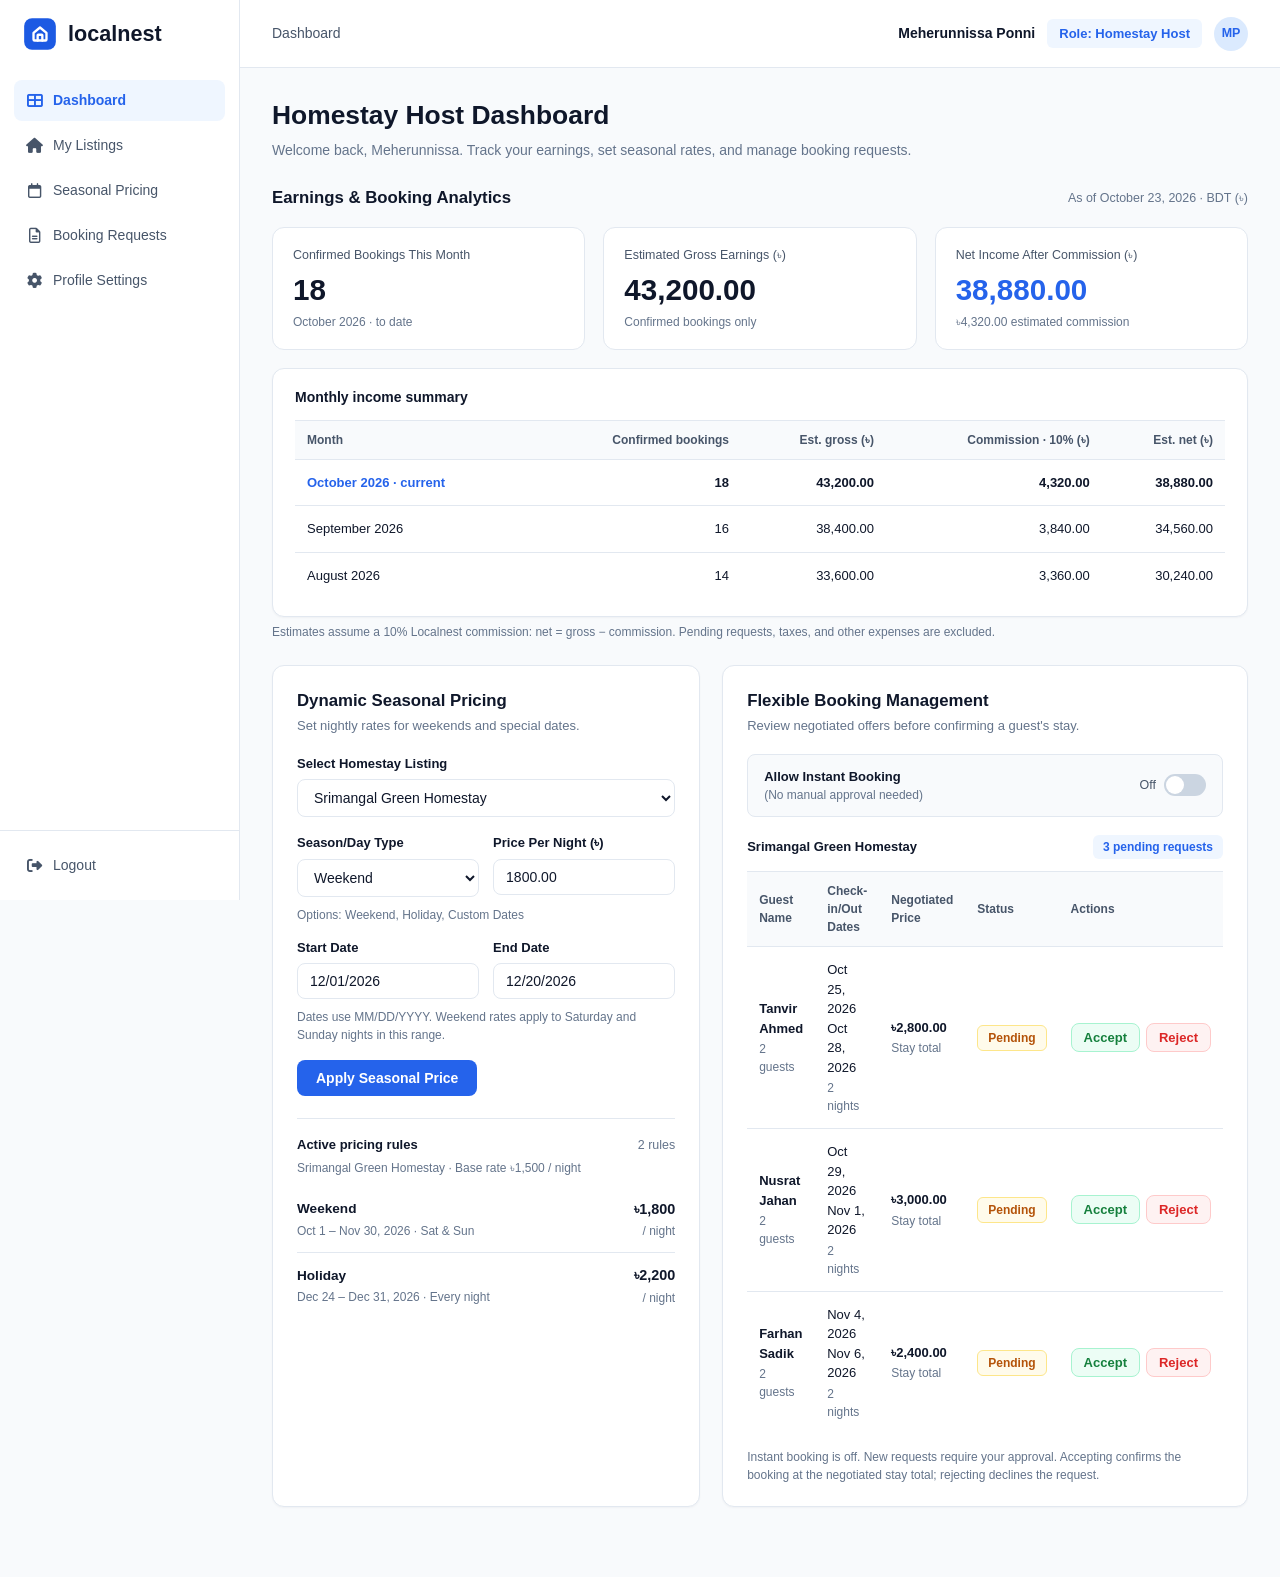
<file: host-dashboard.html>
<!DOCTYPE html>
<html lang="en">
<head>

  <meta charset="UTF-8" />
  <meta name="viewport" content="width=device-width, initial-scale=1.0" />
  <title>Homestay Host Dashboard — Localnest</title>
  <link rel="stylesheet" href="css/host-dashboard.css" />
  <link rel="stylesheet" href="https://cdnjs.cloudflare.com/ajax/libs/font-awesome/6.5.1/css/all.min.css" />
</head>
<body data-page="host-dashboard">

  <div class="app-shell">

    <aside class="sidebar">
      <div class="sidebar-brand">
        <a href="index.html" class="brand-logo">
          <img src="photos/localnest logo.svg" alt="Localnest Logo" width="36" height="36" />
          <span>localnest</span>
        </a>
      </div>

      <nav class="sidebar-nav" aria-label="Host Sidebar Navigation">
        <a href="host-dashboard.html" class="sidebar-link active">
          <i class="fa-solid fa-table-cells-large"></i>
          <span>Dashboard</span>
        </a>

        <a href="#seasonalPricingCard" class="sidebar-link">
          <i class="fa-solid fa-house"></i>
          <span>My Listings</span>
        </a>

        <a href="#seasonalPricingCard" class="sidebar-link">
          <i class="fa-regular fa-calendar"></i>
          <span>Seasonal Pricing</span>
        </a>

        <a href="#bookingManagementCard" class="sidebar-link">
          <i class="fa-regular fa-file-lines"></i>
          <span>Booking Requests</span>
        </a>

        <a href="profile-settings.html" class="sidebar-link">
          <i class="fa-solid fa-gear"></i>
          <span>Profile Settings</span>
        </a>
      </nav>

      <div class="sidebar-footer">
        <a href="login.html" id="logoutBtn" class="sidebar-link">
          <i class="fa-solid fa-right-from-bracket"></i>
          <span>Logout</span>
        </a>
      </div>
    </aside>

    <div class="main-wrapper">
   
      <header class="topbar">
        <div class="topbar-title">Dashboard</div>
        <div class="topbar-user">
          <span class="topbar-user-name">Meherunnissa Ponni</span>
          <span class="badge badge-role">Role: Homestay Host</span>
          <div class="avatar-circle">MP</div>
        </div>
      </header>

      <main class="dashboard-content">
        <div class="page-header">
          <h1 class="page-title">Homestay Host Dashboard</h1>
          <p class="page-subtitle">
            Welcome back, Meherunnissa. Track your earnings, set seasonal rates, and manage booking requests.
          </p>
        </div>

        <section aria-labelledby="analyticsHeading" class="analytics-section">
          <div class="analytics-header">
            <h2 id="analyticsHeading" class="card-title">
              Earnings &amp; Booking Analytics
            </h2>
            <span class="card-meta-right">As of October 23, 2026 &middot; BDT (&#2547;)</span>
          </div>
          <div class="grid-3-kpi">
            <div class="kpi-card">
              <div class="kpi-label">Confirmed Bookings This Month</div>
              <div id="kpiConfirmedCount" class="kpi-value">18</div>
              <div class="kpi-subtext">October 2026 &middot; to date</div>
            </div>

            <div class="kpi-card">
              <div class="kpi-label">Estimated Gross Earnings (&#2547;)</div>
              <div id="kpiGrossEarnings" class="kpi-value">43,200.00</div>
              <div class="kpi-subtext">Confirmed bookings only</div>
            </div>

            <div class="kpi-card">
              <div class="kpi-label">Net Income After Commission (&#2547;)</div>
              <div id="kpiNetIncome" class="kpi-value kpi-value-blue">38,880.00</div>
              <div id="kpiCommissionSubtext" class="kpi-subtext">&#2547;4,320.00 estimated commission</div>
            </div>
          </div>

          <div class="card income-summary-card">
            <h3 class="income-summary-title">
              Monthly income summary
            </h3>
            <div class="table-responsive">
              <table class="data-table">
                <thead>
                  <tr>
                    <th>Month</th>
                    <th class="text-right">Confirmed bookings</th>
                    <th class="text-right">Est. gross (&#2547;)</th>
                    <th class="text-right">Commission &middot; 10% (&#2547;)</th>
                    <th class="text-right">Est. net (&#2547;)</th>
                  </tr>
                </thead>
                <tbody>
                  <tr>
                    <td class="row-current-month">October 2026 &middot; current</td>
                    <td id="octBookingsCell" class="text-right fw-bold">18</td>
                    <td id="octGrossCell" class="text-right fw-bold">43,200.00</td>
                    <td id="octCommCell" class="text-right fw-bold">4,320.00</td>
                    <td id="octNetCell" class="text-right fw-bold">38,880.00</td>
                  </tr>
                  <tr>
                    <td>September 2026</td>
                    <td class="text-right">16</td>
                    <td class="text-right">38,400.00</td>
                    <td class="text-right">3,840.00</td>
                    <td class="text-right">34,560.00</td>
                  </tr>
                  <tr>
                    <td>August 2026</td>
                    <td class="text-right">14</td>
                    <td class="text-right">33,600.00</td>
                    <td class="text-right">3,360.00</td>
                    <td class="text-right">30,240.00</td>
                  </tr>
                </tbody>
              </table>
            </div>
          </div>
          <p class="form-hint mb-18">
            Estimates assume a 10% Localnest commission: net = gross &minus; commission. Pending requests, taxes, and other expenses are excluded.
          </p>
        </section>

        <div class="grid-2-col">

          <section id="seasonalPricingCard" class="card" aria-labelledby="seasonalPricingHeading">
            <div class="card-header">
              <div>
                <h2 id="seasonalPricingHeading" class="card-title">Dynamic Seasonal Pricing</h2>
                <p class="card-subtitle">Set nightly rates for weekends and special dates.</p>
              </div>
            </div>

            <form id="seasonalPricingForm" novalidate>
              <div class="form-group">
                <label for="seasonalListingSelect" class="form-label">Select Homestay Listing</label>
                <select id="seasonalListingSelect" class="form-control">
                  <option value="Srimangal Green Homestay">Srimangal Green Homestay</option>
                  <option value="Cox's Bazar Sea Breeze Villa">Cox's Bazar Sea Breeze Villa</option>
                </select>
              </div>

              <div class="form-row-2">
                <div class="form-group mb-4">
                  <label for="seasonTypeSelect" class="form-label">Season/Day Type</label>
                  <select id="seasonTypeSelect" class="form-control">
                    <option value="Weekend">Weekend</option>
                    <option value="Holiday">Holiday</option>
                    <option value="Custom Dates">Custom Dates</option>
                  </select>
                </div>

                <div class="form-group mb-4">
                  <label for="seasonalPriceInput" class="form-label">Price Per Night (&#2547;)</label>
                  <input
                    type="number"
                    id="seasonalPriceInput"
                    class="form-control"
                    value="1800.00"
                    min="500"
                    step="100"
                    required
                  />
                </div>
              </div>
              <span class="form-hint mb-14">
                Options: Weekend, Holiday, Custom Dates
              </span>

              <div class="form-row-2">
                <div class="form-group mb-4">
                  <label for="seasonStartDate" class="form-label">Start Date</label>
                  <input
                    type="text"
                    id="seasonStartDate"
                    class="form-control"
                    value="12/01/2026"
                    placeholder="MM/DD/YYYY"
                    required
                  />
                </div>

                <div class="form-group mb-4">
                  <label for="seasonEndDate" class="form-label">End Date</label>
                  <input
                    type="text"
                    id="seasonEndDate"
                    class="form-control"
                    value="12/20/2026"
                    placeholder="MM/DD/YYYY"
                    required
                  />
                </div>
              </div>
              <span class="form-hint mb-16">
                Dates use MM/DD/YYYY. Weekend rates apply to Saturday and Sunday nights in this range.
              </span>

              <button type="submit" class="btn btn-primary mb-22">
                Apply Seasonal Price
              </button>
            </form>

            <div class="rules-divider">
              <div class="section-subrow-tight">
                <span class="subrow-title">Active pricing rules</span>
                <span id="seasonalRuleCount" class="card-meta-right">2 rules</span>
              </div>
              <p class="form-hint mt-0 mb-10">
                Srimangal Green Homestay &middot; Base rate &#2547;1,500 / night
              </p>

              <div id="seasonalRulesList">
                <div class="seasonal-rule-item">
                  <div>
                    <div class="cell-primary rule-name">Weekend</div>
                    <div class="cell-secondary">Oct 1 &ndash; Nov 30, 2026 &middot; Sat &amp; Sun</div>
                  </div>
                  <div class="text-right">
                    <div class="cell-primary rule-price">&#2547;1,800</div>
                    <div class="cell-secondary">/ night</div>
                  </div>
                </div>

                <div class="seasonal-rule-item">
                  <div>
                    <div class="cell-primary rule-name">Holiday</div>
                    <div class="cell-secondary">Dec 24 &ndash; Dec 31, 2026 &middot; Every night</div>
                  </div>
                  <div class="text-right">
                    <div class="cell-primary rule-price">&#2547;2,200</div>
                    <div class="cell-secondary">/ night</div>
                  </div>
                </div>
              </div>
            </div>
          </section>

          <section id="bookingManagementCard" class="card" aria-labelledby="bookingManagementHeading">
            <div class="card-header">
              <div>
                <h2 id="bookingManagementHeading" class="card-title">Flexible Booking Management</h2>
                <p class="card-subtitle">Review negotiated offers before confirming a guest's stay.</p>
              </div>
            </div>

            <div class="instant-booking-bar">
              <div>
                <div class="subrow-title">Allow Instant Booking</div>
                <div class="subrow-subtitle">(No manual approval needed)</div>
              </div>
              <div class="toggle-wrap">
                <span id="instantBookingStateText">Off</span>
                <button
                  type="button"
                  id="instantBookingToggle"
                  class="toggle-switch"
                  role="switch"
                  aria-checked="false"
                  aria-label="Allow Instant Booking"
                ></button>
              </div>
            </div>

            <div class="section-subrow">
              <span class="subrow-title">Srimangal Green Homestay</span>
              <span id="hostPendingBadge" class="badge badge-info">3 pending requests</span>
            </div>

            <div class="table-responsive">
              <table class="data-table">
                <thead>
                  <tr>
                    <th>Guest Name</th>
                    <th>Check-in/Out Dates</th>
                    <th>Negotiated Price</th>
                    <th>Status</th>
                    <th>Actions</th>
                  </tr>
                </thead>
                <tbody id="hostBookingRequestsBody">
                  <!-- Request 1 -->
                  <tr data-request-price="2800">
                    <td>
                      <span class="cell-primary">Tanvir Ahmed</span>
                      <span class="cell-secondary">2 guests</span>
                    </td>
                    <td>
                      <span class="d-block">Oct 25, 2026</span>
                      <span class="d-block">Oct 28, 2026</span>
                      <span class="cell-secondary">2 nights</span>
                    </td>
                    <td>
                      <span class="cell-primary">&#2547;2,800.00</span>
                      <span class="cell-secondary">Stay total</span>
                    </td>
                    <td class="request-status-cell">
                      <span class="badge badge-pending">Pending</span>
                    </td>
                    <td class="request-actions-cell">
                      <div class="action-btns">
                        <button type="button" class="btn btn-accept btn-host-accept">Accept</button>
                        <button type="button" class="btn btn-reject btn-host-reject">Reject</button>
                      </div>
                    </td>
                  </tr>

                  <tr data-request-price="3000">
                    <td>
                      <span class="cell-primary">Nusrat Jahan</span>
                      <span class="cell-secondary">2 guests</span>
                    </td>
                    <td>
                      <span class="d-block">Oct 29, 2026</span>
                      <span class="d-block">Nov 1, 2026</span>
                      <span class="cell-secondary">2 nights</span>
                    </td>
                    <td>
                      <span class="cell-primary">&#2547;3,000.00</span>
                      <span class="cell-secondary">Stay total</span>
                    </td>
                    <td class="request-status-cell">
                      <span class="badge badge-pending">Pending</span>
                    </td>
                    <td class="request-actions-cell">
                      <div class="action-btns">
                        <button type="button" class="btn btn-accept btn-host-accept">Accept</button>
                        <button type="button" class="btn btn-reject btn-host-reject">Reject</button>
                      </div>
                    </td>
                  </tr>

                  <tr data-request-price="2400">
                    <td>
                      <span class="cell-primary">Farhan Sadik</span>
                      <span class="cell-secondary">2 guests</span>
                    </td>
                    <td>
                      <span class="d-block">Nov 4, 2026</span>
                      <span class="d-block">Nov 6, 2026</span>
                      <span class="cell-secondary">2 nights</span>
                    </td>
                    <td>
                      <span class="cell-primary">&#2547;2,400.00</span>
                      <span class="cell-secondary">Stay total</span>
                    </td>
                    <td class="request-status-cell">
                      <span class="badge badge-pending">Pending</span>
                    </td>
                    <td class="request-actions-cell">
                      <div class="action-btns">
                        <button type="button" class="btn btn-accept btn-host-accept">Accept</button>
                        <button type="button" class="btn btn-reject btn-host-reject">Reject</button>
                      </div>
                    </td>
                  </tr>
                </tbody>
              </table>
            </div>

            <p id="instantBookingFootnote" class="form-hint mt-14">
              Instant booking is off. New requests require your approval. Accepting confirms the booking at the negotiated stay total; rejecting declines the request.
            </p>
          </section>

        </div>
      </main>
    </div>
  </div>

  <script src="js/host-dashboard.js"></script>
</body>
</html>
</file>
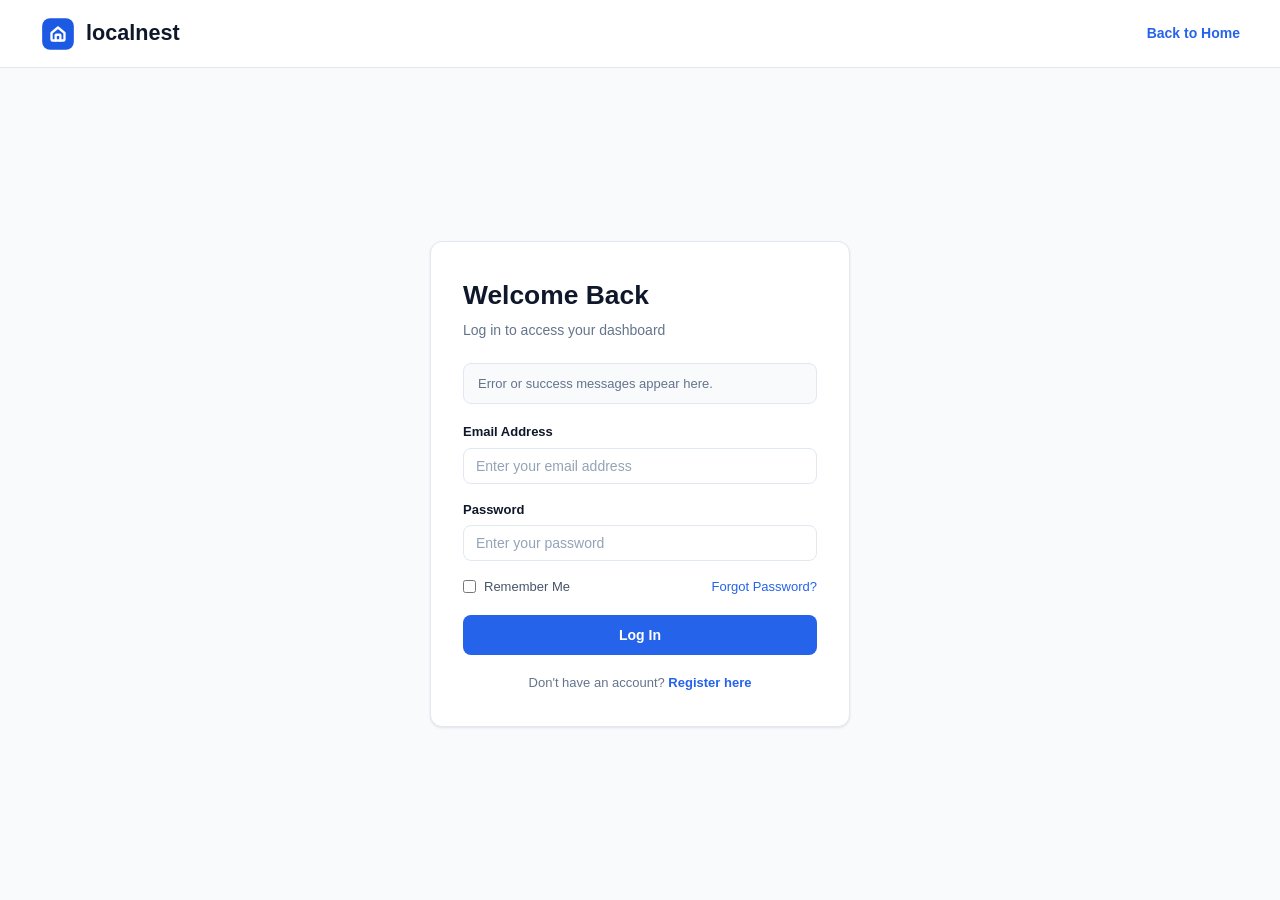
<file: login.html>
<!DOCTYPE html>
<html lang="en">
<head>
  <meta charset="UTF-8" />
  <meta name="viewport" content="width=device-width, initial-scale=1.0" />
  <title>Login — Localnest</title>
  <link rel="stylesheet" href="css/login.css" />
</head>
<body class="auth-page" data-page="login">

  <header class="auth-header">
    <a href="index.html" class="brand-logo">
      <img src="photos/localnest logo.svg" alt="Localnest Logo" width="36" height="36" />
      <span>localnest</span>
    </a>
    <a href="index.html" class="auth-header-link">Back to Home</a>
  </header>

  <main class="auth-main">
    <section class="auth-card" aria-labelledby="loginHeading">
      <h1 id="loginHeading" class="auth-title">Welcome Back</h1>
      <p class="auth-subtitle">Log in to access your dashboard</p>

      <div id="loginStatusBanner" class="status-banner" role="status" aria-live="polite">
        Error or success messages appear here.
      </div>

      
      <form id="loginForm" novalidate>
        <div class="form-group">
          <label for="loginEmail" class="form-label">Email Address</label>
          <input
            type="email"
            id="loginEmail"
            name="email"
            class="form-control"
            placeholder="Enter your email address"
            required
          />
        </div>

        <div class="form-group">
          <label for="loginPassword" class="form-label">Password</label>
          <input
            type="password"
            id="loginPassword"
            name="password"
            class="form-control"
            placeholder="Enter your password"
            required
          />
        </div>

        <div class="auth-options-row">
          <label class="checkbox-label">
            <input type="checkbox" id="rememberMe" name="remember" />
            <span>Remember Me</span>
          </label>
          <a href="profile-settings.html" id="forgotPasswordLink">Forgot Password?</a>
        </div>

        <button type="submit" class="btn btn-primary btn-block">Log In</button>
      </form>

      <p class="auth-footer-text">
        Don't have an account? <a href="register.html">Register here</a>
      </p>
    </section>
  </main>

  <script src="js/login.js"></script>
</body>
</html>
</file>
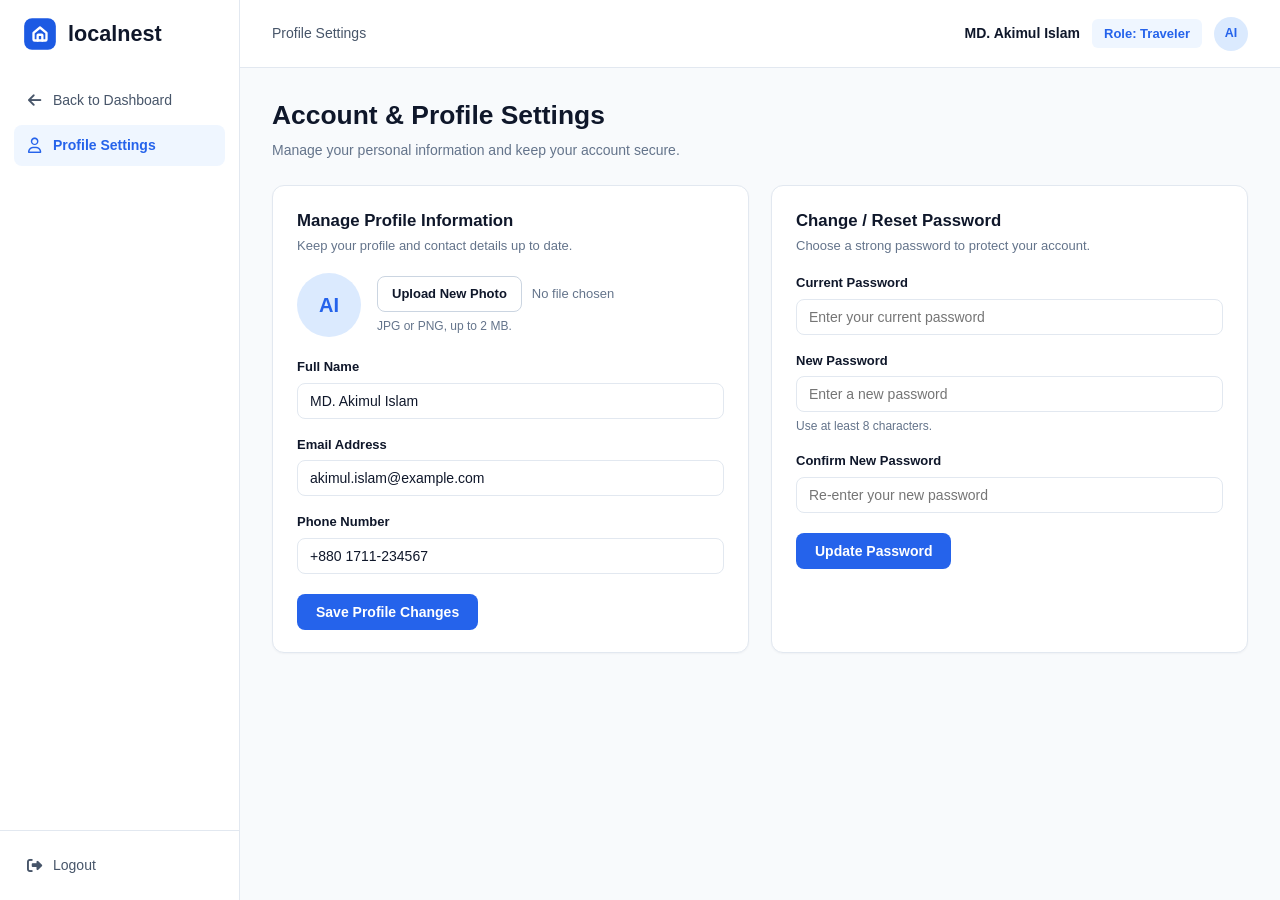
<file: profile-settings.html>
<!DOCTYPE html>
<html lang="en">
<head>
  <meta charset="UTF-8" />
  <meta name="viewport" content="width=device-width, initial-scale=1.0" />
  <title>Account &amp; Profile Settings — Localnest</title>
  <link rel="stylesheet" href="css/profile-settings.css" />
  <link rel="stylesheet" href="https://cdnjs.cloudflare.com/ajax/libs/font-awesome/6.5.1/css/all.min.css" />
</head>
<body data-page="profile">

  <div class="app-shell">
    <aside class="sidebar">
      <div class="sidebar-brand">
        <a href="index.html" class="brand-logo">
          <img src="photos/localnest logo.svg" alt="Localnest Logo" width="36" height="36" />
          <span>localnest</span>
        </a>
      </div>

      <nav class="sidebar-nav" aria-label="Profile Sidebar Navigation">
        <a href="traveler-dashboard.html" id="backToDashboardLink" class="sidebar-link">
          <i class="fa-solid fa-arrow-left"></i>
          <span>Back to Dashboard</span>
        </a>

        <a href="profile-settings.html" class="sidebar-link active">
          <i class="fa-regular fa-user"></i>
          <span>Profile Settings</span>
        </a>
      </nav>

      <div class="sidebar-footer">
        <a href="login.html" id="logoutBtn" class="sidebar-link">
          <i class="fa-solid fa-right-from-bracket"></i>
          <span>Logout</span>
        </a>
      </div>
    </aside>

    <div class="main-wrapper">
      <header class="topbar">
        <div class="topbar-title">Profile Settings</div>
        <div class="topbar-user">
          <span id="topbarUserName" class="topbar-user-name">MD. Akimul Islam</span>
          <span id="topbarUserRole" class="badge badge-role">Role: Traveler</span>
          <div id="topbarAvatar" class="avatar-circle">AI</div>
        </div>
      </header>

      <main class="dashboard-content">
        <div class="page-header">
          <h1 class="page-title">Account &amp; Profile Settings</h1>
          <p class="page-subtitle">
            Manage your personal information and keep your account secure.
          </p>
        </div>

        <div class="grid-2-col">
          <section class="card" aria-labelledby="manageProfileHeading">
            <div class="card-header">
              <div>
                <h2 id="manageProfileHeading" class="card-title">Manage Profile Information</h2>
                <p class="card-subtitle">Keep your profile and contact details up to date.</p>
              </div>
            </div>

            <div id="profileStatusBanner" class="status-banner is-hidden" role="status"></div>

            <form id="profileInfoForm" novalidate>
              <div class="photo-upload-row">
                <div id="profilePreviewAvatar" class="avatar-circle avatar-lg">AI</div>
                <div>
                  <div class="photo-upload-actions">
                    <label for="profilePhotoInput" class="btn btn-outline btn-upload-photo">
                      Upload New Photo
                    </label>
                    <input
                      type="file"
                      id="profilePhotoInput"
                      accept="image/jpeg,image/png"
                      class="is-hidden"
                    />
                    <span id="profilePhotoFileName" class="file-input-name">No file chosen</span>
                  </div>
                  <span class="form-hint form-hint-flush">JPG or PNG, up to 2 MB.</span>
                </div>
              </div>

              <div class="form-group">
                <label for="profileFullName" class="form-label">Full Name</label>
                <input
                  type="text"
                  id="profileFullName"
                  class="form-control"
                  value="MD. Akimul Islam"
                  required
                />
              </div>

              <div class="form-group">
                <label for="profileEmail" class="form-label">Email Address</label>
                <input
                  type="email"
                  id="profileEmail"
                  class="form-control"
                  value="akimul.islam@example.com"
                  required
                />
              </div>

              <div class="form-group form-group-last">
                <label for="profilePhone" class="form-label">Phone Number</label>
                <input
                  type="tel"
                  id="profilePhone"
                  class="form-control"
                  value="+880 1711-234567"
                  required
                />
              </div>

              <button type="submit" class="btn btn-primary">Save Profile Changes</button>
            </form>
          </section>

          <section class="card" aria-labelledby="changePasswordHeading">
            <div class="card-header">
              <div>
                <h2 id="changePasswordHeading" class="card-title">Change / Reset Password</h2>
                <p class="card-subtitle">Choose a strong password to protect your account.</p>
              </div>
            </div>

            <div id="passwordStatusBanner" class="status-banner is-hidden" role="status"></div>

            <form id="changePasswordForm" novalidate>
              <div class="form-group">
                <label for="currentPassword" class="form-label">Current Password</label>
                <input
                  type="password"
                  id="currentPassword"
                  class="form-control"
                  placeholder="Enter your current password"
                  required
                />
              </div>

              <div class="form-group">
                <label for="newPassword" class="form-label">New Password</label>
                <input
                  type="password"
                  id="newPassword"
                  class="form-control"
                  placeholder="Enter a new password"
                  required
                />
                <span class="form-hint">Use at least 8 characters.</span>
              </div>

              <div class="form-group form-group-last">
                <label for="confirmNewPassword" class="form-label">Confirm New Password</label>
                <input
                  type="password"
                  id="confirmNewPassword"
                  class="form-control"
                  placeholder="Re-enter your new password"
                  required
                />
              </div>

              <button type="submit" class="btn btn-primary">Update Password</button>
            </form>
          </section>
        </div>
      </main>
    </div>
  </div>

  <script src="js/profile-settings.js"></script>
</body>
</html>
</file>
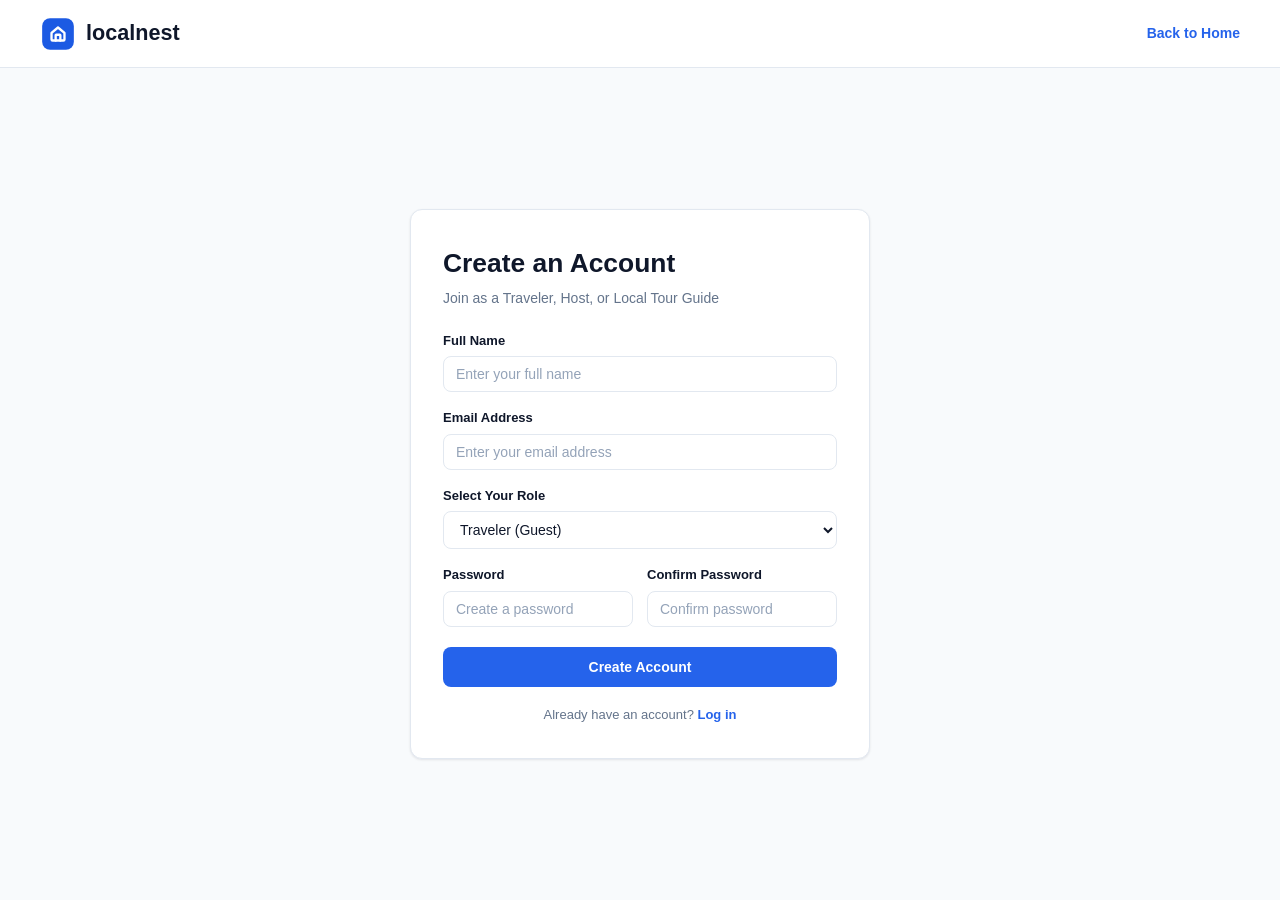
<file: register.html>
<!DOCTYPE html>
<html lang="en">
<head>
  <meta charset="UTF-8" />
  <meta name="viewport" content="width=device-width, initial-scale=1.0" />
  <title>Create an Account — Localnest</title>
  <link rel="stylesheet" href="css/register.css" />
</head>
<body class="auth-page" data-page="register">

  <header class="auth-header">
    <a href="index.html" class="brand-logo">
      <img src="photos/localnest logo.svg" alt="Localnest Logo" width="36" height="36" />
      <span>localnest</span>
    </a>
    <a href="index.html" class="auth-header-link">Back to Home</a>
  </header>

  <main class="auth-main">
    <section class="auth-card auth-card-wide" aria-labelledby="registerHeading">
      <h1 id="registerHeading" class="auth-title">Create an Account</h1>
      <p class="auth-subtitle">Join as a Traveler, Host, or Local Tour Guide</p>

      <div id="registerStatusBanner" class="status-banner is-hidden" role="alert"></div>

      <form id="registerForm" novalidate>
        <div class="form-group">
          <label for="regFullName" class="form-label">Full Name</label>
          <input
            type="text"
            id="regFullName"
            name="full_name"
            class="form-control"
            placeholder="Enter your full name"
            required
          />
        </div>

        <div class="form-group">
          <label for="regEmail" class="form-label">Email Address</label>
          <input
            type="email"
            id="regEmail"
            name="email"
            class="form-control"
            placeholder="Enter your email address"
            required
          />
        </div>

        <div class="form-group">
          <label for="regRole" class="form-label">Select Your Role</label>
          <select id="regRole" name="role" class="form-control" required>
            <option value="Traveler">Traveler (Guest)</option>
            <option value="Host">Host (Homestay Owner)</option>
            <option value="Guide">Local Tour Guide</option>
          </select>
        </div>

        <div class="form-row-2">
          <div class="form-group">
            <label for="regPassword" class="form-label">Password</label>
            <input
              type="password"
              id="regPassword"
              name="password"
              class="form-control"
              placeholder="Create a password"
              required
            />
          </div>

          <div class="form-group">
            <label for="regConfirmPassword" class="form-label">Confirm Password</label>
            <input
              type="password"
              id="regConfirmPassword"
              name="confirm_password"
              class="form-control"
              placeholder="Confirm password"
              required
            />
          </div>
        </div>

        <button type="submit" class="btn btn-primary btn-block mt-4">
          Create Account
        </button>
      </form>

      <p class="auth-footer-text">
        Already have an account? <a href="login.html">Log in</a>
      </p>
    </section>
  </main>

  <script src="js/register.js"></script>
</body>
</html>
</file>
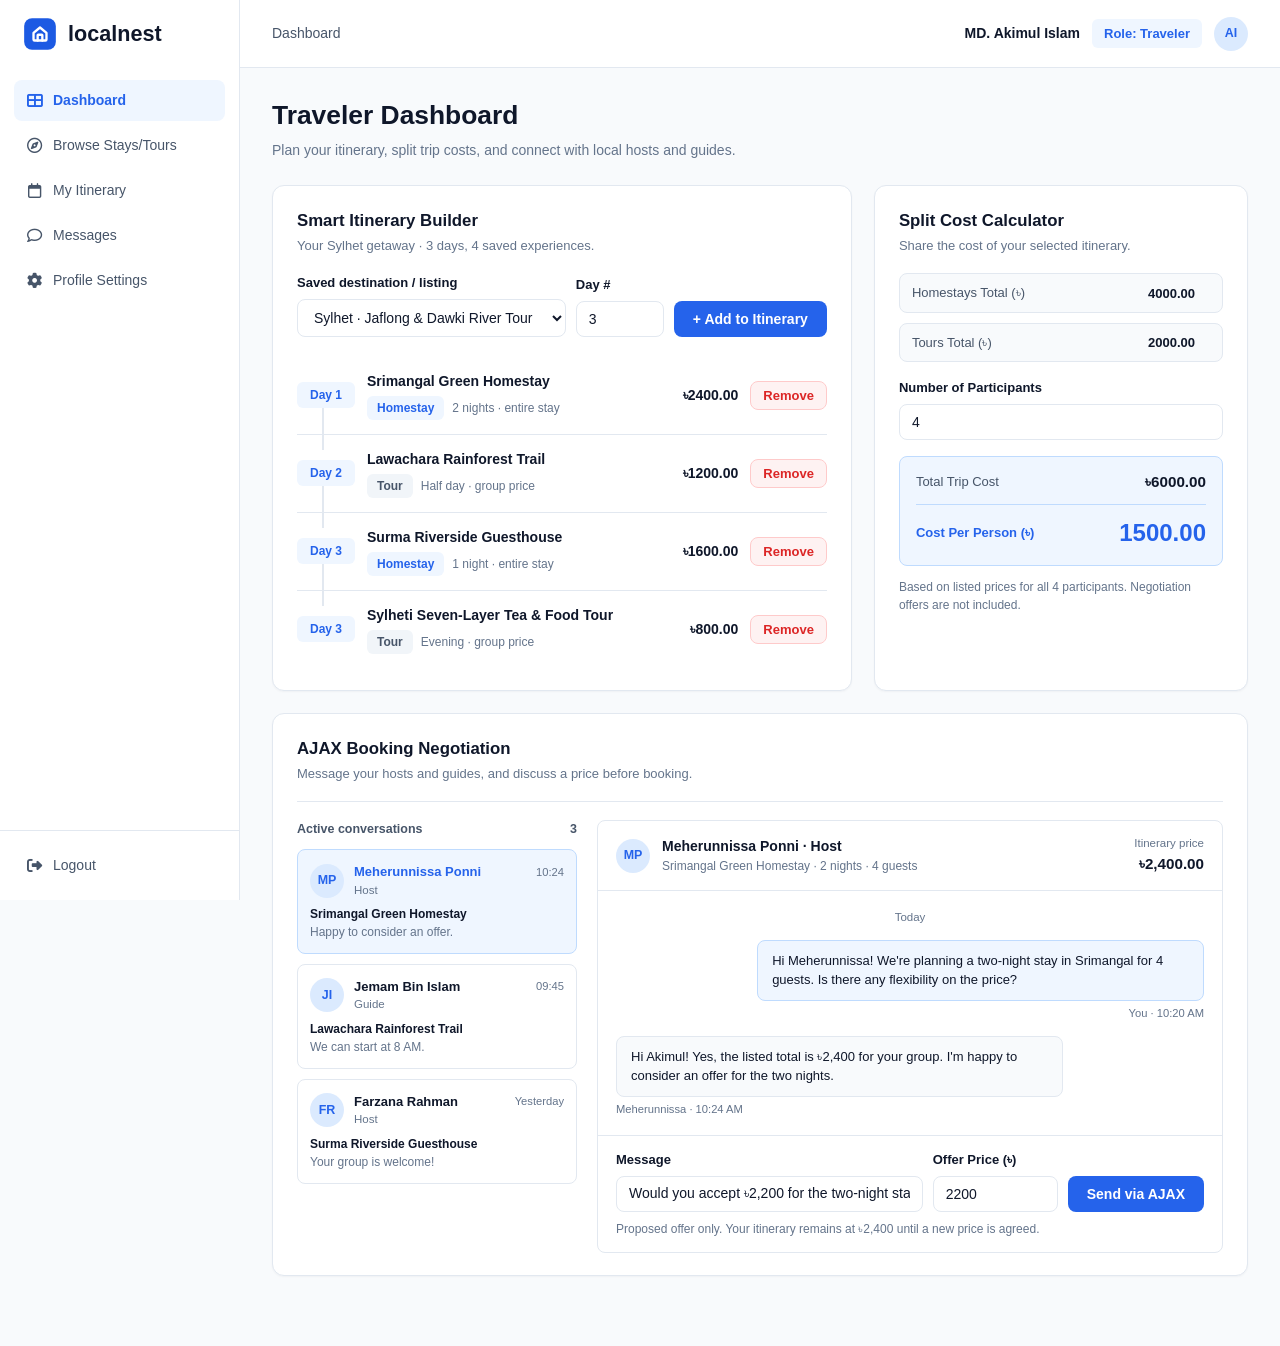
<file: traveler-dashboard.html>
<!DOCTYPE html>
<html lang="en">
<head>

  <meta charset="UTF-8" />
  <meta name="viewport" content="width=device-width, initial-scale=1.0" />
  <title>Traveler Dashboard — Localnest</title>
  <link rel="stylesheet" href="css/traveler-dashboard.css" />
  <link rel="stylesheet" href="https://cdnjs.cloudflare.com/ajax/libs/font-awesome/6.5.1/css/all.min.css" />
</head>
<body data-page="traveler-dashboard">

  <div class="app-shell">

    <aside class="sidebar">
      <div class="sidebar-brand">
        <a href="index.html" class="brand-logo">
          <img src="photos/localnest logo.svg" alt="Localnest Logo" width="36" height="36" />
          <span>localnest</span>
        </a>
      </div>

      <nav class="sidebar-nav" aria-label="Traveler Sidebar Navigation">
        <a href="traveler-dashboard.html" class="sidebar-link active">
          <i class="fa-solid fa-table-cells-large"></i>
          <span>Dashboard</span>
        </a>

        <a href="index.html#featuredSection" class="sidebar-link">
          <i class="fa-regular fa-compass"></i>
          <span>Browse Stays/Tours</span>
        </a>

        <a href="#itineraryBuilderCard" class="sidebar-link">
          <i class="fa-regular fa-calendar"></i>
          <span>My Itinerary</span>
        </a>

        <a href="#ajaxNegotiationCard" class="sidebar-link">
          <i class="fa-regular fa-comment"></i>
          <span>Messages</span>
        </a>

        <a href="profile-settings.html" class="sidebar-link">
          <i class="fa-solid fa-gear"></i>
          <span>Profile Settings</span>
        </a>
      </nav>

      <div class="sidebar-footer">
        <a href="login.html" id="logoutBtn" class="sidebar-link">
          <i class="fa-solid fa-right-from-bracket"></i>
          <span>Logout</span>
        </a>
      </div>
    </aside>


    <div class="main-wrapper">
      <!-- Top Header Bar -->
      <header class="topbar">
        <div class="topbar-title">Dashboard</div>
        <div class="topbar-user">
          <span class="topbar-user-name">MD. Akimul Islam</span>
          <span class="badge badge-role">Role: Traveler</span>
          <div class="avatar-circle">AI</div>
        </div>
      </header>

      <main class="dashboard-content">
        <div class="page-header">
          <h1 class="page-title">Traveler Dashboard</h1>
          <p class="page-subtitle">
            Plan your itinerary, split trip costs, and connect with local hosts and guides.
          </p>
        </div>

        <div class="grid-traveler-top">

          <section id="itineraryBuilderCard" class="card" aria-labelledby="itineraryHeading">
            <div class="card-header">
              <div>
                <h2 id="itineraryHeading" class="card-title">Smart Itinerary Builder</h2>
                <p id="itinerarySummarySubtitle" class="card-subtitle">
                  Your Sylhet getaway &middot; 3 days, 4 saved experiences.
                </p>
              </div>
            </div>

            <form id="addItineraryForm" class="itinerary-controls" novalidate>
              <div>
                <label for="savedListingSelect" class="form-label">Saved destination / listing</label>
                <select id="savedListingSelect" class="form-control">
                  <option value="Sylhet · Jaflong & Dawki River Tour|Tour|Evening · group price|1500">
                    Sylhet &middot; Jaflong &amp; Dawki River Tour (&#2547;1,500)
                  </option>
                  <option value="Srimangal Tea Garden Cottage|Homestay|2 nights · entire stay|2200">
                    Srimangal Tea Garden Cottage (&#2547;2,200)
                  </option>
                  <option value="Nilgiri & Chimbuk Hill Sunrise Trek|Tour|Morning · group price|1200">
                    Nilgiri &amp; Chimbuk Hill Sunrise Trek (&#2547;1,200)
                  </option>
                  <option value="Sajek Cloud View Eco Stay|Homestay|2 nights · entire stay|1800">
                    Sajek Cloud View Eco Stay (&#2547;1,800)
                  </option>
                </select>
              </div>

              <div>
                <label for="itineraryDayInput" class="form-label">Day #</label>
                <input
                  type="number"
                  id="itineraryDayInput"
                  class="form-control"
                  value="3"
                  min="1"
                  max="14"
                  required
                />
              </div>

              <button type="submit" class="btn btn-primary">+ Add to Itinerary</button>
            </form>

            <!-- Dynamic Timeline List (Manipulated via JavaScript DOM methods) -->
            <div id="itineraryTimeline" class="itinerary-timeline">
              <!-- Item 1 -->
              <div class="itinerary-item" data-day="1" data-type="Homestay" data-price="2400">
                <span class="day-pill">Day 1</span>
                <div>
                  <div class="itinerary-info-title">Srimangal Green Homestay</div>
                  <div class="itinerary-info-meta">
                    <span class="badge badge-info">Homestay</span>
                    <span>2 nights &middot; entire stay</span>
                  </div>
                </div>
                <div class="itinerary-price">&#2547;2400.00</div>
                <button type="button" class="btn btn-remove btn-remove-itinerary">Remove</button>
              </div>

              <!-- Item 2 -->
              <div class="itinerary-item" data-day="2" data-type="Tour" data-price="1200">
                <span class="day-pill">Day 2</span>
                <div>
                  <div class="itinerary-info-title">Lawachara Rainforest Trail</div>
                  <div class="itinerary-info-meta">
                    <span class="badge badge-neutral">Tour</span>
                    <span>Half day &middot; group price</span>
                  </div>
                </div>
                <div class="itinerary-price">&#2547;1200.00</div>
                <button type="button" class="btn btn-remove btn-remove-itinerary">Remove</button>
              </div>

              <!-- Item 3 -->
              <div class="itinerary-item" data-day="3" data-type="Homestay" data-price="1600">
                <span class="day-pill">Day 3</span>
                <div>
                  <div class="itinerary-info-title">Surma Riverside Guesthouse</div>
                  <div class="itinerary-info-meta">
                    <span class="badge badge-info">Homestay</span>
                    <span>1 night &middot; entire stay</span>
                  </div>
                </div>
                <div class="itinerary-price">&#2547;1600.00</div>
                <button type="button" class="btn btn-remove btn-remove-itinerary">Remove</button>
              </div>

              <!-- Item 4 -->
              <div class="itinerary-item" data-day="3" data-type="Tour" data-price="800">
                <span class="day-pill">Day 3</span>
                <div>
                  <div class="itinerary-info-title">Sylheti Seven-Layer Tea &amp; Food Tour</div>
                  <div class="itinerary-info-meta">
                    <span class="badge badge-neutral">Tour</span>
                    <span>Evening &middot; group price</span>
                  </div>
                </div>
                <div class="itinerary-price">&#2547;800.00</div>
                <button type="button" class="btn btn-remove btn-remove-itinerary">Remove</button>
              </div>
            </div>
          </section>

          <section class="card" aria-labelledby="splitCostHeading">
            <div class="card-header">
              <div>
                <h2 id="splitCostHeading" class="card-title">Split Cost Calculator</h2>
                <p class="card-subtitle">Share the cost of your selected itinerary.</p>
              </div>
            </div>

            <div class="cost-input-row">
              <span>Homestays Total (&#2547;)</span>
              <input
                type="number"
                id="homestaysTotalInput"
                value="4000.00"
                min="0"
                step="100"
                aria-label="Homestays Total in Taka"
              />
            </div>

            <!-- Tours Total Row (Auto-synced with itinerary + editable) -->
            <div class="cost-input-row cost-input-row-spaced">
              <span>Tours Total (&#2547;)</span>
              <input
                type="number"
                id="toursTotalInput"
                value="2000.00"
                min="0"
                step="100"
                aria-label="Tours Total in Taka"
              />
            </div>

            <!-- Number of Participants -->
            <div class="form-group">
              <label for="participantsInput" class="form-label">Number of Participants</label>
              <input
                type="number"
                id="participantsInput"
                class="form-control"
                value="4"
                min="1"
                max="50"
              />
            </div>

            <div class="split-summary-box">
              <div class="split-summary-row">
                <span>Total Trip Cost</span>
                <strong id="totalTripCostDisplay">&#2547;6000.00</strong>
              </div>
              <div class="split-per-person-row">
                <span class="split-per-person-label">Cost Per Person (&#2547;)</span>
                <span id="costPerPersonDisplay" class="split-per-person-value">1500.00</span>
              </div>
            </div>

            <p id="splitCostFootnote" class="form-hint">
              Based on listed prices for all 4 participants. Negotiation offers are not included.
            </p>
          </section>
        </div>


        <section id="ajaxNegotiationCard" class="card" aria-labelledby="negotiationHeading">
          <div class="card-header">
            <div>
              <h2 id="negotiationHeading" class="card-title">AJAX Booking Negotiation</h2>
              <p class="card-subtitle">
                Message your hosts and guides, and discuss a price before booking.
              </p>
            </div>
          </div>

          <div class="negotiation-grid">
            <div>
              <div class="conv-list-header">
                <span>Active conversations</span>
                <span id="activeConvCount">3</span>
              </div>

              <div class="conv-item active" data-conv-id="meherunnissa">
                <div class="conv-item-top">
                  <div class="avatar-circle">MP</div>
                  <div class="conv-name-wrap">
                    <div class="conv-name">
                      <span>Meherunnissa Ponni</span>
                      <span class="conv-time">10:24</span>
                    </div>
                    <div class="conv-role">Host</div>
                  </div>
                </div>
                <div class="conv-listing">Srimangal Green Homestay</div>
                <div class="conv-preview" data-conv-preview="meherunnissa">Happy to consider an offer.</div>
              </div>

              <div class="conv-item" data-conv-id="jemam">
                <div class="conv-item-top">
                  <div class="avatar-circle">JI</div>
                  <div class="conv-name-wrap">
                    <div class="conv-name">
                      <span>Jemam Bin Islam</span>
                      <span class="conv-time">09:45</span>
                    </div>
                    <div class="conv-role">Guide</div>
                  </div>
                </div>
                <div class="conv-listing">Lawachara Rainforest Trail</div>
                <div class="conv-preview" data-conv-preview="jemam">We can start at 8 AM.</div>
              </div>

              <div class="conv-item" data-conv-id="farzana">
                <div class="conv-item-top">
                  <div class="avatar-circle">FR</div>
                  <div class="conv-name-wrap">
                    <div class="conv-name">
                      <span>Farzana Rahman</span>
                      <span class="conv-time">Yesterday</span>
                    </div>
                    <div class="conv-role">Host</div>
                  </div>
                </div>
                <div class="conv-listing">Surma Riverside Guesthouse</div>
                <div class="conv-preview" data-conv-preview="farzana">Your group is welcome!</div>
              </div>
            </div>

            <div class="chat-panel">
              <!-- Chat Header -->
              <div class="chat-header">
                <div class="chat-header-left">
                  <div id="chatHeaderAvatar" class="avatar-circle">MP</div>
                  <div>
                    <div id="chatHeaderTitle" class="chat-header-title">
                      Meherunnissa Ponni &middot; Host
                    </div>
                    <div id="chatHeaderMeta" class="chat-header-meta">
                      Srimangal Green Homestay &middot; 2 nights &middot; 4 guests
                    </div>
                  </div>
                </div>
                <div class="text-right">
                  <div class="chat-price-label">Itinerary price</div>
                  <div id="chatHeaderPrice" class="chat-price-value">&#2547;2,400.00</div>
                </div>
              </div>

              <div id="chatMessagesContainer" class="chat-messages" aria-live="polite">
                <div class="chat-day-divider">Today</div>

                <div class="chat-bubble-wrap outgoing">
                  <div class="chat-bubble">
                    Hi Meherunnissa! We're planning a two-night stay in Srimangal for 4 guests. Is there any flexibility on the price?
                  </div>
                  <div class="chat-timestamp">You &middot; 10:20 AM</div>
                </div>

                <div class="chat-bubble-wrap incoming">
                  <div class="chat-bubble">
                    Hi Akimul! Yes, the listed total is &#2547;2,400 for your group. I'm happy to consider an offer for the two nights.
                  </div>
                  <div class="chat-timestamp">Meherunnissa &middot; 10:24 AM</div>
                </div>
              </div>

              <form id="ajaxNegotiationForm" class="chat-composer" novalidate>
                <div class="chat-composer-grid">
                  <div>
                    <label for="negotiationMessageInput" class="form-label">Message</label>
                    <input
                      type="text"
                      id="negotiationMessageInput"
                      class="form-control"
                      value="Would you accept &#2547;2,200 for the two-night stay?"
                      placeholder="Write a message to negotiate..."
                      required
                    />
                  </div>

                  <div>
                    <label for="negotiationOfferInput" class="form-label">Offer Price (&#2547;)</label>
                    <input
                      type="number"
                      id="negotiationOfferInput"
                      class="form-control"
                      value="2200"
                      min="1"
                      required
                    />
                  </div>

                  <button type="submit" id="sendAjaxBtn" class="btn btn-primary">
                    Send via AJAX
                  </button>
                </div>

                <span id="negotiationCaption" class="form-hint negotiation-caption">
                  Proposed offer only. Your itinerary remains at &#2547;2,400 until a new price is agreed.
                </span>
              </form>
            </div>
          </div>
        </section>
      </main>
    </div>
  </div>

  <script src="js/traveler-dashboard.js"></script>
</body>
</html>
</file>
<file: css/index.css>
:root {
  --primary: #2563eb;
  --primary-hover: #1d4ed8;
  --primary-light: #eff6ff;
  --bg-page: #f8fafc;
  --bg-subtle: #f1f5f9;
  --border-color: #e2e8f0;
  --border-strong: #cbd5e1;
  --text-main: #0f172a;
  --text-secondary: #475569;
  --text-muted: #64748b;
  --text-light: #94a3b8;
  --radius-sm: 6px;
  --radius-md: 8px;
  --radius-lg: 12px;
  --radius-full: 9999px;
  --shadow-sm: 0 1px 3px rgba(15, 23, 42, 0.06), 0 1px 2px rgba(15, 23, 42, 0.04);
  --shadow-md: 0 4px 12px rgba(15, 23, 42, 0.06);
  --font-sans: 'Inter', -apple-system, BlinkMacSystemFont, 'Segoe UI', Roboto, Arial, sans-serif;
}

*, *::before, *::after {
  box-sizing: border-box;
  margin: 0;
  padding: 0;
}

body {
  font-family: var(--font-sans);
  background-color: var(--bg-page);
  color: var(--text-main);
  line-height: 1.5;
}

a {
  color: var(--primary);
  text-decoration: none;
}

ul {
  list-style: none;
}

button, input, select {
  font-family: inherit;
  font-size: inherit;
  color: inherit;
}

/* Container & Brand Logo */
.container {
  max-width: 1200px;
  margin: 0 auto;
  padding: 0 24px;
}

.brand-logo {
  display: inline-flex;
  align-items: center;
  gap: 10px;
  font-size: 1.35rem;
  font-weight: 800;
  color: var(--text-main);
}

.brand-logo-icon {
  width: 34px;
  height: 34px;
  border-radius: 8px;
  background-color: var(--primary);
  color: #ffffff;
  display: inline-flex;
  align-items: center;
  justify-content: center;
}

/* Buttons & Badges */
.btn {
  display: inline-flex;
  align-items: center;
  justify-content: center;
  gap: 8px;
  padding: 9px 18px;
  font-size: 0.875rem;
  font-weight: 600;
  border-radius: var(--radius-md);
  border: 1px solid transparent;
  cursor: pointer;
  transition: all 0.15s ease;
}

.btn-primary {
  background-color: var(--primary);
  color: #ffffff;
  border-color: var(--primary);
}

.btn-primary:hover {
  background-color: var(--primary-hover);
  color: #ffffff;
}

.btn-outline-primary {
  background-color: #ffffff;
  color: var(--primary);
  border-color: var(--primary);
}

.btn-outline-primary:hover {
  background-color: var(--primary-light);
}

.badge {
  display: inline-flex;
  align-items: center;
  gap: 5px;
  padding: 3px 10px;
  font-size: 0.75rem;
  font-weight: 600;
  border-radius: var(--radius-full);
}

.badge-verified {
  background-color: var(--primary-light);
  color: var(--primary);
}

/* Form Controls */
.form-control {
  width: 100%;
  padding: 9px 12px;
  font-size: 0.875rem;
  color: var(--text-main);
  background-color: #ffffff;
  border: 1px solid var(--border-color);
  border-radius: var(--radius-md);
  outline: none;
}

.form-control:focus {
  border-color: var(--primary);
}

/* Top Navigation Bar */
.public-navbar {
  background-color: #ffffff;
  border-bottom: 1px solid var(--border-color);
  height: 72px;
  position: sticky;
  top: 0;
  z-index: 50;
}

.navbar-inner {
  height: 100%;
  display: flex;
  align-items: center;
  justify-content: space-between;
}

.nav-links {
  display: flex;
  align-items: center;
  gap: 32px;
}

.nav-link {
  font-size: 0.9rem;
  font-weight: 500;
  color: var(--text-secondary);
}

.nav-link:hover,
.nav-link.active {
  color: var(--primary);
  font-weight: 600;
}

.nav-actions {
  display: flex;
  align-items: center;
  gap: 12px;
}

/* Hero Section & Search Card */
.hero-section {
  padding: 64px 0 56px;
  text-align: center;
  background: linear-gradient(180deg, #f8fafc 0%, #f1f5f9 100%);
  border-bottom: 1px solid var(--border-color);
}

.hero-title {
  font-size: 2.75rem;
  font-weight: 800;
  color: var(--text-main);
  line-height: 1.18;
  max-width: 680px;
  margin: 0 auto 14px;
}

.hero-subtitle {
  font-size: 1.05rem;
  color: var(--text-secondary);
  margin-bottom: 36px;
}

.search-bar-card {
  max-width: 920px;
  margin: 0 auto;
  background-color: #ffffff;
  border: 1px solid var(--border-color);
  border-radius: var(--radius-lg);
  padding: 18px 20px;
  box-shadow: var(--shadow-sm);
  display: grid;
  grid-template-columns: 1.3fr 1fr 1fr auto;
  gap: 14px;
  align-items: end;
  text-align: left;
}

.search-field label {
  display: block;
  font-size: 0.75rem;
  font-weight: 700;
  color: var(--text-main);
  margin-bottom: 6px;
}

.input-with-icon {
  position: relative;
  display: flex;
  align-items: center;
}

.input-with-icon i {
  position: absolute;
  left: 11px;
  font-size: 0.95rem;
  color: var(--text-muted);
  pointer-events: none;
}

.input-with-icon .form-control {
  padding-left: 34px;
}

.search-btn {
  height: 39px;
  padding: 0 22px;
}

/* Featured Listings Grid */
.featured-section {
  padding: 56px 0 72px;
  background-color: #ffffff;
}

.section-header {
  margin-bottom: 28px;
}

.section-title {
  font-size: 1.65rem;
  font-weight: 800;
  color: var(--text-main);
}

.section-subtitle {
  font-size: 0.95rem;
  color: var(--text-muted);
  margin-top: 4px;
}

.listings-grid {
  display: grid;
  grid-template-columns: repeat(3, 1fr);
  gap: 24px;
}

.listing-card {
  background-color: #ffffff;
  border: 1px solid var(--border-color);
  border-radius: var(--radius-lg);
  overflow: hidden;
  display: flex;
  flex-direction: column;
  transition: transform 0.18s ease, box-shadow 0.18s ease;
}

.listing-card:hover {
  transform: translateY(-2px);
  box-shadow: var(--shadow-md);
}

.listing-thumb {
  height: 185px;
  background-color: #f1f5f9;
  border-bottom: 1px solid var(--border-color);
  display: flex;
  flex-direction: column;
  align-items: center;
  justify-content: center;
  gap: 8px;
  color: var(--text-light);
  font-size: 0.8125rem;
}

.listing-thumb i {
  font-size: 1.75rem;
  color: #94a3b8;
}

.listing-body {
  padding: 18px 20px 20px;
  display: flex;
  flex-direction: column;
  flex-grow: 1;
}

.listing-meta-top {
  display: flex;
  align-items: center;
  justify-content: space-between;
  margin-bottom: 8px;
}

.listing-type-label {
  font-size: 0.75rem;
  color: var(--text-muted);
}

.listing-title {
  font-size: 1.075rem;
  font-weight: 700;
  color: var(--text-main);
  margin-bottom: 6px;
}

.listing-location {
  display: inline-flex;
  align-items: center;
  gap: 5px;
  font-size: 0.8125rem;
  color: var(--text-muted);
  margin-bottom: 18px;
}

.listing-footer {
  margin-top: auto;
  display: flex;
  align-items: center;
  justify-content: space-between;
}

.listing-price {
  font-size: 1.15rem;
  font-weight: 800;
  color: var(--text-main);
}

.listing-price span {
  font-size: 0.8125rem;
  font-weight: 400;
  color: var(--text-muted);
}

/* Footer */
.public-footer {
  background-color: #ffffff;
  border-top: 1px solid var(--border-color);
  padding: 48px 0;
}

.footer-grid {
  display: grid;
  grid-template-columns: 2fr 1fr 1fr;
  gap: 40px;
}

.footer-tagline {
  font-size: 0.875rem;
  color: var(--text-muted);
  margin-top: 12px;
}

.footer-copy {
  font-size: 0.78rem;
  color: var(--text-light);
  margin-top: 14px;
}

.footer-col-title {
  font-size: 0.85rem;
  font-weight: 700;
  color: var(--text-main);
  margin-bottom: 14px;
}

.footer-links li {
  margin-bottom: 10px;
}

.footer-links a {
  font-size: 0.85rem;
  color: var(--text-muted);
}

.footer-links a:hover {
  color: var(--primary);
}

@media (max-width: 1024px) {
  .listings-grid {
    grid-template-columns: 1fr;
  }
  .search-bar-card {
    grid-template-columns: 1fr 1fr;
  }
}

@media (max-width: 768px) {
  .search-bar-card,
  .footer-grid {
    grid-template-columns: 1fr;
  }
  .nav-links {
    display: none;
  }
}
</file>
<file: css/admin-dashboard.css>
:root {
  --primary: #2563eb;
  --primary-hover: #1d4ed8;
  --primary-light: #eff6ff;
  --bg-page: #f8fafc;
  --bg-card: #ffffff;
  --bg-subtle: #f1f5f9;
  --border-color: #e2e8f0;
  --sidebar-dark-bg: #111827;
  --sidebar-dark-border: #1f2937;
  --sidebar-dark-text: #d1d5db;
  --text-main: #0f172a;
  --text-secondary: #475569;
  --text-muted: #64748b;
  --success-bg: #ecfdf5;
  --success-border: #a7f3d0;
  --success-text: #15803d;
  --warning-bg: #fffbeb;
  --warning-border: #fde68a;
  --warning-text: #b45309;
  --danger-bg: #fef2f2;
  --danger-border: #fecaca;
  --danger-text: #dc2626;
  --sidebar-width: 240px;
  --topbar-height: 68px;
  --radius-sm: 6px;
  --radius-md: 8px;
  --radius-lg: 12px;
  --shadow-xs: 0 1px 2px rgba(15, 23, 42, 0.04);
  --font-sans: 'Inter', -apple-system, BlinkMacSystemFont, 'Segoe UI', Roboto, Arial, sans-serif;
}

*, *::before, *::after {
  box-sizing: border-box;
  margin: 0;
  padding: 0;
}

body {
  font-family: var(--font-sans);
  background-color: var(--bg-page);
  color: var(--text-main);
  line-height: 1.5;
}

a {
  color: var(--primary);
  text-decoration: none;
}

button, input {
  font-family: inherit;
  font-size: inherit;
  color: inherit;
}

.brand-logo {
  display: inline-flex;
  align-items: center;
  gap: 10px;
  font-size: 1.35rem;
  font-weight: 800;
  color: var(--text-main);
}

.brand-logo-light {
  color: #ffffff;
}

.brand-logo-icon {
  width: 34px;
  height: 34px;
  border-radius: 8px;
  background-color: var(--primary);
  color: #ffffff;
  display: inline-flex;
  align-items: center;
  justify-content: center;
}

.app-shell {
  min-height: 100vh;
  display: flex;
}

.sidebar {
  width: var(--sidebar-width);
  background-color: var(--sidebar-dark-bg);
  border-right: 1px solid var(--sidebar-dark-border);
  display: flex;
  flex-direction: column;
  flex-shrink: 0;
  position: sticky;
  top: 0;
  height: 100vh;
}

.sidebar-brand {
  height: var(--topbar-height);
  padding: 0 22px;
  display: flex;
  align-items: center;
}

.sidebar-nav {
  padding: 12px 14px;
  display: flex;
  flex-direction: column;
  gap: 4px;
  flex: 1;
}

.sidebar-link {
  display: flex;
  align-items: center;
  gap: 10px;
  padding: 10px 12px;
  font-size: 0.875rem;
  font-weight: 500;
  color: var(--sidebar-dark-text);
  border-radius: var(--radius-md);
}

.sidebar-link i {
  width: 17px;
  text-align: center;
  font-size: 0.95rem;
}

.sidebar-link:hover {
  background-color: rgba(255, 255, 255, 0.06);
  color: #ffffff;
}

.sidebar-link.active {
  background-color: var(--primary);
  color: #ffffff;
  font-weight: 600;
}

.sidebar-footer {
  padding: 14px;
  border-top: 1px solid var(--sidebar-dark-border);
}

.main-wrapper {
  flex: 1;
  display: flex;
  flex-direction: column;
  min-width: 0;
}

.topbar {
  height: var(--topbar-height);
  background-color: #ffffff;
  border-bottom: 1px solid var(--border-color);
  padding: 0 32px;
  display: flex;
  align-items: center;
  justify-content: space-between;
}

.topbar-title {
  font-size: 0.875rem;
  font-weight: 500;
  color: var(--text-secondary);
}

.topbar-user {
  display: flex;
  align-items: center;
  gap: 12px;
}

.topbar-user-name {
  font-size: 0.875rem;
  font-weight: 700;
}

.avatar-circle {
  width: 34px;
  height: 34px;
  border-radius: 50%;
  background-color: #dbeafe;
  color: var(--primary);
  font-size: 0.78rem;
  font-weight: 700;
  display: inline-flex;
  align-items: center;
  justify-content: center;
}

.dashboard-content {
  padding: 28px 32px 48px;
  max-width: 1240px;
}

.page-header {
  margin-bottom: 24px;
}

.page-title {
  font-size: 1.65rem;
  font-weight: 800;
  margin-bottom: 4px;
}

.page-subtitle {
  font-size: 0.875rem;
  color: var(--text-muted);
}

.badge {
  display: inline-flex;
  align-items: center;
  padding: 3px 10px;
  font-size: 0.75rem;
  font-weight: 600;
  border-radius: var(--radius-sm);
}

.badge-role {
  background-color: var(--primary-light);
  color: var(--primary);
  padding: 5px 12px;
  font-size: 0.8125rem;
}

.badge-info {
  background-color: var(--primary-light);
  color: var(--primary);
}

.badge-pending {
  background-color: var(--warning-bg);
  color: var(--warning-text);
  border: 1px solid var(--warning-border);
}

.badge-approved {
  background-color: var(--success-bg);
  color: var(--success-text);
  border: 1px solid var(--success-border);
}

.badge-rejected {
  background-color: var(--danger-bg);
  color: var(--danger-text);
  border: 1px solid var(--danger-border);
}

.btn {
  display: inline-flex;
  align-items: center;
  justify-content: center;
  padding: 9px 18px;
  font-size: 0.875rem;
  font-weight: 600;
  border-radius: var(--radius-md);
  border: 1px solid transparent;
  cursor: pointer;
  white-space: nowrap;
}

.btn-primary {
  background-color: var(--primary);
  color: #ffffff;
}

.btn-primary:hover {
  background-color: var(--primary-hover);
}

.btn-outline-primary {
  background-color: #ffffff;
  color: var(--primary);
  border-color: var(--primary);
}

.btn-outline-primary:hover {
  background-color: var(--primary-light);
}

.btn-accept {
  background-color: var(--success-bg);
  color: var(--success-text);
  border-color: var(--success-border);
  padding: 6px 12px;
  font-size: 0.8125rem;
}

.btn-reject {
  background-color: var(--danger-bg);
  color: var(--danger-text);
  border-color: var(--danger-border);
  padding: 6px 12px;
  font-size: 0.8125rem;
}

.btn-block {
  width: 100%;
}

.action-btns {
  display: inline-flex;
  align-items: center;
  gap: 6px;
}

.card {
  background-color: var(--bg-card);
  border: 1px solid var(--border-color);
  border-radius: var(--radius-lg);
  padding: 22px 24px;
  box-shadow: var(--shadow-xs);
  margin-bottom: 22px;
}

.card-header {
  display: flex;
  align-items: flex-start;
  justify-content: space-between;
  gap: 12px;
  margin-bottom: 18px;
}

.card-title {
  font-size: 1.05rem;
  font-weight: 700;
  margin-bottom: 3px;
}

.card-subtitle {
  font-size: 0.8125rem;
  color: var(--text-muted);
}

.card-meta-right {
  font-size: 0.78rem;
  color: var(--text-muted);
}

.form-label {
  display: block;
  font-size: 0.8125rem;
  font-weight: 600;
  margin-bottom: 6px;
}

.form-control {
  width: 100%;
  padding: 9px 12px;
  font-size: 0.875rem;
  background-color: #ffffff;
  border: 1px solid var(--border-color);
  border-radius: var(--radius-md);
  outline: none;
}

.form-control:focus {
  border-color: var(--primary);
}

.form-hint {
  display: block;
  font-size: 0.75rem;
  color: var(--text-muted);
  margin-top: 5px;
}

.table-responsive {
  width: 100%;
  overflow-x: auto;
}

.data-table {
  width: 100%;
  border-collapse: collapse;
  text-align: left;
  font-size: 0.8125rem;
}

.data-table th {
  padding: 10px 12px;
  font-size: 0.75rem;
  font-weight: 600;
  color: var(--text-secondary);
  background-color: var(--bg-page);
  border-top: 1px solid var(--border-color);
  border-bottom: 1px solid var(--border-color);
}

.data-table td {
  padding: 13px 12px;
  border-bottom: 1px solid var(--border-color);
  vertical-align: middle;
}

.data-table tr:last-child td {
  border-bottom: none;
}

.data-table tr.row-selected td {
  background-color: var(--primary-light);
}

.cell-primary {
  font-weight: 700;
  display: block;
}

.cell-secondary {
  font-size: 0.75rem;
  color: var(--text-muted);
  display: block;
  margin-top: 2px;
}

.commission-grid {
  display: grid;
  grid-template-columns: 320px 1fr;
  gap: 20px;
  align-items: end;
}

.commission-input-group {
  display: flex;
  gap: 10px;
  align-items: center;
}

.commission-preview-box {
  background-color: var(--bg-page);
  border: 1px solid var(--border-color);
  border-radius: var(--radius-md);
  padding: 12px 16px;
}

.dispute-split-grid {
  display: grid;
  grid-template-columns: 1.15fr 1fr;
  gap: 22px;
  align-items: start;
}

.dispute-detail-card {
  border: 1px solid var(--border-color);
  border-radius: var(--radius-md);
  padding: 18px;
  background-color: #ffffff;
}

.complaint-box {
  background-color: var(--bg-page);
  border: 1px solid var(--border-color);
  border-radius: var(--radius-md);
  padding: 12px 14px;
  margin: 14px 0;
}

.saved-conv-box {
  border: 1px solid var(--border-color);
  border-radius: var(--radius-md);
  padding: 12px 14px;
  max-height: 210px;
  overflow-y: auto;
  margin-bottom: 14px;
  background-color: #ffffff;
}

.saved-msg-item {
  padding-bottom: 10px;
  margin-bottom: 10px;
  border-bottom: 1px solid var(--border-color);
  font-size: 0.78rem;
}

.saved-msg-item:last-child {
  border-bottom: none;
  margin-bottom: 0;
  padding-bottom: 0;
}

.commission-preview-label {
  font-size: 0.75rem;
  color: var(--text-muted);
  margin-bottom: 4px;
}

.commission-preview-value {
  font-size: 0.85rem;
  font-weight: 700;
  color: var(--text-main);
}

.dispute-subhead {
  font-size: 0.825rem;
  font-weight: 700;
  margin-bottom: 10px;
}

.data-table tr.row-selected {
  border-left: 3px solid var(--primary);
}

.data-table tr.row-selected .dispute-id-text,
.data-table tr.row-selected .dispute-selected-tag {
  color: var(--primary);
}

.dispute-detail-header {
  display: flex;
  align-items: center;
  justify-content: space-between;
  margin-bottom: 6px;
}

.dispute-detail-id {
  font-size: 0.95rem;
  font-weight: 800;
}

.dispute-booking-title {
  font-size: 0.8125rem;
  font-weight: 700;
  color: var(--primary);
  margin-bottom: 3px;
}

.dispute-booking-meta {
  font-size: 0.75rem;
  color: var(--text-muted);
  margin-bottom: 2px;
}

.dispute-parties {
  font-size: 0.78rem;
  color: var(--text-secondary);
}

.complaint-label {
  font-size: 0.72rem;
  color: var(--text-muted);
  margin-bottom: 2px;
}

.complaint-title {
  font-size: 0.8125rem;
  font-weight: 700;
  margin-bottom: 4px;
}

.complaint-desc {
  font-size: 0.78rem;
  color: var(--text-secondary);
}

.saved-conv-header {
  display: flex;
  align-items: center;
  justify-content: space-between;
  margin-bottom: 8px;
}

.saved-conv-title {
  font-size: 0.78rem;
  font-weight: 700;
}

.saved-msg-author {
  font-weight: 700;
}

.saved-msg-time {
  font-size: 0.7rem;
  color: var(--text-muted);
  margin-bottom: 4px;
}

.saved-conv-note {
  font-size: 0.72rem;
  color: var(--text-muted);
  margin-bottom: 12px;
}

.dispute-actions-col {
  display: flex;
  flex-direction: column;
  gap: 8px;
}

.mt-10 {
  margin-top: 10px;
}

.mt-12 {
  margin-top: 12px;
}

@media (max-width: 1024px) {
  .commission-grid,
  .dispute-split-grid {
    grid-template-columns: 1fr;
  }
}

@media (max-width: 768px) {
  .app-shell {
    flex-direction: column;
  }
  .sidebar {
    width: 100%;
    height: auto;
    position: static;
  }
}
</file>
<file: css/guide-dashboard.css>
:root {
  --primary: #2563eb;
  --primary-hover: #1d4ed8;
  --primary-light: #eff6ff;
  --primary-border: #bfdbfe;
  --bg-page: #f8fafc;
  --bg-card: #ffffff;
  --bg-subtle: #f1f5f9;
  --border-color: #e2e8f0;
  --text-main: #0f172a;
  --text-secondary: #475569;
  --text-muted: #64748b;
  --success-bg: #ecfdf5;
  --success-border: #a7f3d0;
  --success-text: #15803d;
  --sidebar-width: 240px;
  --topbar-height: 68px;
  --radius-sm: 6px;
  --radius-md: 8px;
  --radius-lg: 12px;
  --shadow-xs: 0 1px 2px rgba(15, 23, 42, 0.04);
  --font-sans: 'Inter', -apple-system, BlinkMacSystemFont, 'Segoe UI', Roboto, Arial, sans-serif;
}

*, *::before, *::after {
  box-sizing: border-box;
  margin: 0;
  padding: 0;
}

body {
  font-family: var(--font-sans);
  background-color: var(--bg-page);
  color: var(--text-main);
  line-height: 1.5;
}

a {
  color: var(--primary);
  text-decoration: none;
}

button, input, select, textarea {
  font-family: inherit;
  font-size: inherit;
  color: inherit;
}

.brand-logo {
  display: inline-flex;
  align-items: center;
  gap: 10px;
  font-size: 1.35rem;
  font-weight: 800;
  color: var(--text-main);
}

.brand-logo-icon {
  width: 34px;
  height: 34px;
  border-radius: 8px;
  background-color: var(--primary);
  color: #ffffff;
  display: inline-flex;
  align-items: center;
  justify-content: center;
}

.app-shell {
  min-height: 100vh;
  display: flex;
}

.sidebar {
  width: var(--sidebar-width);
  background-color: #ffffff;
  border-right: 1px solid var(--border-color);
  display: flex;
  flex-direction: column;
  flex-shrink: 0;
  position: sticky;
  top: 0;
  height: 100vh;
}

.sidebar-brand {
  height: var(--topbar-height);
  padding: 0 22px;
  display: flex;
  align-items: center;
}

.sidebar-nav {
  padding: 12px 14px;
  display: flex;
  flex-direction: column;
  gap: 4px;
  flex: 1;
}

.sidebar-link {
  display: flex;
  align-items: center;
  gap: 10px;
  padding: 10px 12px;
  font-size: 0.875rem;
  font-weight: 500;
  color: var(--text-secondary);
  border-radius: var(--radius-md);
}

.sidebar-link i {
  width: 17px;
  text-align: center;
  font-size: 0.95rem;
}

.sidebar-link:hover {
  background-color: var(--bg-subtle);
  color: var(--text-main);
}

.sidebar-link.active {
  background-color: var(--primary-light);
  color: var(--primary);
  font-weight: 600;
}

.sidebar-footer {
  padding: 14px;
  border-top: 1px solid var(--border-color);
}

.main-wrapper {
  flex: 1;
  display: flex;
  flex-direction: column;
  min-width: 0;
}

.topbar {
  height: var(--topbar-height);
  background-color: #ffffff;
  border-bottom: 1px solid var(--border-color);
  padding: 0 32px;
  display: flex;
  align-items: center;
  justify-content: space-between;
}

.topbar-title {
  font-size: 0.875rem;
  font-weight: 500;
  color: var(--text-secondary);
}

.topbar-user {
  display: flex;
  align-items: center;
  gap: 12px;
}

.topbar-user-name {
  font-size: 0.875rem;
  font-weight: 700;
}

.avatar-circle {
  width: 34px;
  height: 34px;
  border-radius: 50%;
  background-color: #dbeafe;
  color: var(--primary);
  font-size: 0.78rem;
  font-weight: 700;
  display: inline-flex;
  align-items: center;
  justify-content: center;
}

.dashboard-content {
  padding: 28px 32px 48px;
  max-width: 1240px;
}

.page-header {
  margin-bottom: 24px;
}

.page-title {
  font-size: 1.65rem;
  font-weight: 800;
  margin-bottom: 4px;
}

.page-subtitle {
  font-size: 0.875rem;
  color: var(--text-muted);
}

/* Badges & Buttons */
.badge {
  display: inline-flex;
  align-items: center;
  padding: 3px 10px;
  font-size: 0.75rem;
  font-weight: 600;
  border-radius: var(--radius-sm);
}

.badge-role {
  background-color: var(--primary-light);
  color: var(--primary);
  padding: 5px 12px;
  font-size: 0.8125rem;
}

.badge-verified-green {
  background-color: var(--success-bg);
  color: var(--success-text);
  border: 1px solid var(--success-border);
}

.btn {
  display: inline-flex;
  align-items: center;
  justify-content: center;
  padding: 9px 18px;
  font-size: 0.875rem;
  font-weight: 600;
  border-radius: var(--radius-md);
  border: 1px solid transparent;
  cursor: pointer;
}

.btn-primary {
  background-color: var(--primary);
  color: #ffffff;
}

.btn-primary:hover {
  background-color: var(--primary-hover);
}

.btn-update {
  background-color: #ffffff;
  color: var(--primary);
  border-color: var(--primary-border);
  padding: 6px 12px;
  font-size: 0.8125rem;
}

.btn-update:hover {
  background-color: var(--primary-light);
}

.action-btns {
  display: inline-flex;
  align-items: center;
  gap: 6px;
}

/* Cards, Forms & Tables */
.grid-2-col {
  display: grid;
  grid-template-columns: 1fr 1fr;
  gap: 22px;
}

.card {
  background-color: var(--bg-card);
  border: 1px solid var(--border-color);
  border-radius: var(--radius-lg);
  padding: 22px 24px;
  box-shadow: var(--shadow-xs);
  margin-bottom: 22px;
}

.card-header {
  display: flex;
  align-items: flex-start;
  justify-content: space-between;
  gap: 12px;
  margin-bottom: 18px;
}

.card-title {
  font-size: 1.05rem;
  font-weight: 700;
  margin-bottom: 3px;
}

.card-subtitle {
  font-size: 0.8125rem;
  color: var(--text-muted);
}

.card-meta-right {
  font-size: 0.78rem;
  color: var(--text-muted);
}

.form-group {
  margin-bottom: 16px;
}

.form-label {
  display: block;
  font-size: 0.8125rem;
  font-weight: 600;
  margin-bottom: 6px;
}

.form-control {
  width: 100%;
  padding: 9px 12px;
  font-size: 0.875rem;
  background-color: #ffffff;
  border: 1px solid var(--border-color);
  border-radius: var(--radius-md);
  outline: none;
}

.form-control:focus {
  border-color: var(--primary);
}

textarea.form-control {
  resize: vertical;
  line-height: 1.5;
}

.form-hint {
  display: block;
  font-size: 0.75rem;
  color: var(--text-muted);
  margin-top: 5px;
}

.file-input-box {
  display: flex;
  align-items: center;
  border: 1px solid var(--border-color);
  border-radius: var(--radius-md);
  background-color: #ffffff;
  padding: 4px;
  gap: 10px;
}

.file-input-btn {
  padding: 6px 12px;
  font-size: 0.8125rem;
  font-weight: 600;
  background-color: var(--bg-page);
  border: 1px solid var(--border-color);
  border-radius: var(--radius-sm);
  cursor: pointer;
}

.file-input-name {
  font-size: 0.8125rem;
  color: var(--text-muted);
}

.table-responsive {
  width: 100%;
  overflow-x: auto;
}

.data-table {
  width: 100%;
  border-collapse: collapse;
  text-align: left;
  font-size: 0.8125rem;
}

.data-table th {
  padding: 10px 12px;
  font-size: 0.75rem;
  font-weight: 600;
  color: var(--text-secondary);
  background-color: var(--bg-page);
  border-top: 1px solid var(--border-color);
  border-bottom: 1px solid var(--border-color);
}

.data-table td {
  padding: 13px 12px;
  border-bottom: 1px solid var(--border-color);
  vertical-align: middle;
}

.data-table tr:last-child td {
  border-bottom: none;
}

.data-table tr.row-selected td {
  background-color: var(--primary-light);
}

.data-table tr.row-clickable {
  cursor: pointer;
}

.text-right {
  text-align: right;
}

.fw-bold {
  font-weight: 700;
}

.is-hidden {
  display: none;
}

.mb-6 {
  margin-bottom: 6px;
}

.mb-10 {
  margin-bottom: 10px;
}

.mb-14 {
  margin-bottom: 14px;
}

.mb-16 {
  margin-bottom: 16px;
}

.mb-20 {
  margin-bottom: 20px;
}

.mt-8 {
  margin-top: 8px;
}

.mt-16 {
  margin-top: 16px;
}

.request-radio-label {
  display: inline-flex;
  align-items: center;
  gap: 8px;
  cursor: pointer;
  font-weight: 600;
}

.row-selected .request-radio-label {
  font-weight: 700;
  color: var(--primary);
}

.bid-summary-row {
  display: flex;
  align-items: baseline;
  gap: 10px;
  flex-wrap: wrap;
  margin-bottom: 14px;
}

.bid-summary-title {
  font-size: 0.9rem;
  font-weight: 700;
}

.bid-summary-target {
  font-size: 0.78rem;
  color: var(--text-muted);
}

.bid-form-grid {
  display: grid;
  grid-template-columns: 270px 1fr;
  gap: 20px;
  align-items: start;
}

.bid-itinerary-textarea {
  min-height: 112px;
}

.tour-status-select {
  padding: 5px 8px;
  font-size: 0.78rem;
  width: 120px;
}

.guide-verification-row {
  display: flex;
  align-items: center;
  gap: 8px;
  margin-bottom: 16px;
}

.guide-verification-text {
  font-size: 0.78rem;
  color: var(--text-muted);
}

.guide-experience-textarea {
  min-height: 82px;
}

@media (max-width: 1024px) {
  .grid-2-col {
    grid-template-columns: 1fr;
  }
}

@media (max-width: 768px) {
  .app-shell {
    flex-direction: column;
  }
  .sidebar {
    width: 100%;
    height: auto;
    position: static;
  }
}
</file>
<file: css/host-dashboard.css>
:root {
  --primary: #2563eb;
  --primary-hover: #1d4ed8;
  --primary-light: #eff6ff;
  --bg-page: #f8fafc;
  --bg-card: #ffffff;
  --bg-subtle: #f1f5f9;
  --border-color: #e2e8f0;
  --text-main: #0f172a;
  --text-secondary: #475569;
  --text-muted: #64748b;
  --success-bg: #ecfdf5;
  --success-border: #a7f3d0;
  --success-text: #15803d;
  --warning-bg: #fffbeb;
  --warning-border: #fde68a;
  --warning-text: #b45309;
  --danger-bg: #fef2f2;
  --danger-border: #fecaca;
  --danger-text: #dc2626;
  --sidebar-width: 240px;
  --topbar-height: 68px;
  --radius-sm: 6px;
  --radius-md: 8px;
  --radius-lg: 12px;
  --radius-full: 9999px;
  --shadow-xs: 0 1px 2px rgba(15, 23, 42, 0.04);
  --font-sans: 'Inter', -apple-system, BlinkMacSystemFont, 'Segoe UI', Roboto, Arial, sans-serif;
}

*, *::before, *::after {
  box-sizing: border-box;
  margin: 0;
  padding: 0;
}

body {
  font-family: var(--font-sans);
  background-color: var(--bg-page);
  color: var(--text-main);
  line-height: 1.5;
}

a {
  color: var(--primary);
  text-decoration: none;
}

button, input, select {
  font-family: inherit;
  font-size: inherit;
  color: inherit;
}

.brand-logo {
  display: inline-flex;
  align-items: center;
  gap: 10px;
  font-size: 1.35rem;
  font-weight: 800;
  color: var(--text-main);
}

.brand-logo-icon {
  width: 34px;
  height: 34px;
  border-radius: 8px;
  background-color: var(--primary);
  color: #ffffff;
  display: inline-flex;
  align-items: center;
  justify-content: center;
}

.app-shell {
  min-height: 100vh;
  display: flex;
}

.sidebar {
  width: var(--sidebar-width);
  background-color: #ffffff;
  border-right: 1px solid var(--border-color);
  display: flex;
  flex-direction: column;
  flex-shrink: 0;
  position: sticky;
  top: 0;
  height: 100vh;
}

.sidebar-brand {
  height: var(--topbar-height);
  padding: 0 22px;
  display: flex;
  align-items: center;
}

.sidebar-nav {
  padding: 12px 14px;
  display: flex;
  flex-direction: column;
  gap: 4px;
  flex: 1;
}

.sidebar-link {
  display: flex;
  align-items: center;
  gap: 10px;
  padding: 10px 12px;
  font-size: 0.875rem;
  font-weight: 500;
  color: var(--text-secondary);
  border-radius: var(--radius-md);
}

.sidebar-link i {
  width: 17px;
  text-align: center;
  font-size: 0.95rem;
}

.sidebar-link:hover {
  background-color: var(--bg-subtle);
  color: var(--text-main);
}

.sidebar-link.active {
  background-color: var(--primary-light);
  color: var(--primary);
  font-weight: 600;
}

.sidebar-footer {
  padding: 14px;
  border-top: 1px solid var(--border-color);
}

.main-wrapper {
  flex: 1;
  display: flex;
  flex-direction: column;
  min-width: 0;
}

.topbar {
  height: var(--topbar-height);
  background-color: #ffffff;
  border-bottom: 1px solid var(--border-color);
  padding: 0 32px;
  display: flex;
  align-items: center;
  justify-content: space-between;
}

.topbar-title {
  font-size: 0.875rem;
  font-weight: 500;
  color: var(--text-secondary);
}

.topbar-user {
  display: flex;
  align-items: center;
  gap: 12px;
}

.topbar-user-name {
  font-size: 0.875rem;
  font-weight: 700;
}

.avatar-circle {
  width: 34px;
  height: 34px;
  border-radius: 50%;
  background-color: #dbeafe;
  color: var(--primary);
  font-size: 0.78rem;
  font-weight: 700;
  display: inline-flex;
  align-items: center;
  justify-content: center;
}

.dashboard-content {
  padding: 28px 32px 48px;
  max-width: 1240px;
}

.page-header {
  margin-bottom: 24px;
}

.page-title {
  font-size: 1.65rem;
  font-weight: 800;
  margin-bottom: 4px;
}

.page-subtitle {
  font-size: 0.875rem;
  color: var(--text-muted);
}

.badge {
  display: inline-flex;
  align-items: center;
  padding: 3px 10px;
  font-size: 0.75rem;
  font-weight: 600;
  border-radius: var(--radius-sm);
}

.badge-role {
  background-color: var(--primary-light);
  color: var(--primary);
  padding: 5px 12px;
  font-size: 0.8125rem;
}

.badge-info {
  background-color: var(--primary-light);
  color: var(--primary);
}

.badge-pending {
  background-color: var(--warning-bg);
  color: var(--warning-text);
  border: 1px solid var(--warning-border);
}

.badge-approved {
  background-color: var(--success-bg);
  color: var(--success-text);
  border: 1px solid var(--success-border);
}

.badge-rejected {
  background-color: var(--danger-bg);
  color: var(--danger-text);
  border: 1px solid var(--danger-border);
}

.btn {
  display: inline-flex;
  align-items: center;
  justify-content: center;
  padding: 9px 18px;
  font-size: 0.875rem;
  font-weight: 600;
  border-radius: var(--radius-md);
  border: 1px solid transparent;
  cursor: pointer;
}

.btn-primary {
  background-color: var(--primary);
  color: #ffffff;
}

.btn-primary:hover {
  background-color: var(--primary-hover);
}

.btn-accept {
  background-color: var(--success-bg);
  color: var(--success-text);
  border-color: var(--success-border);
  padding: 6px 12px;
  font-size: 0.8125rem;
}

.btn-reject {
  background-color: var(--danger-bg);
  color: var(--danger-text);
  border-color: var(--danger-border);
  padding: 6px 12px;
  font-size: 0.8125rem;
}

.action-btns {
  display: inline-flex;
  align-items: center;
  gap: 6px;
}

.grid-3-kpi {
  display: grid;
  grid-template-columns: repeat(3, 1fr);
  gap: 18px;
  margin-bottom: 18px;
}

.kpi-card {
  background-color: #ffffff;
  border: 1px solid var(--border-color);
  border-radius: var(--radius-lg);
  padding: 18px 20px;
}

.kpi-label {
  font-size: 0.78rem;
  font-weight: 500;
  color: var(--text-secondary);
  margin-bottom: 8px;
}

.kpi-value {
  font-size: 1.85rem;
  font-weight: 800;
  line-height: 1.15;
  margin-bottom: 6px;
}

.kpi-value-blue {
  color: var(--primary);
}

.kpi-subtext {
  font-size: 0.75rem;
  color: var(--text-muted);
}

.grid-2-col {
  display: grid;
  grid-template-columns: 1fr 1fr;
  gap: 22px;
}

.card {
  background-color: var(--bg-card);
  border: 1px solid var(--border-color);
  border-radius: var(--radius-lg);
  padding: 22px 24px;
  box-shadow: var(--shadow-xs);
  margin-bottom: 22px;
}

.card-header {
  margin-bottom: 18px;
}

.card-title {
  font-size: 1.05rem;
  font-weight: 700;
  margin-bottom: 3px;
}

.card-subtitle {
  font-size: 0.8125rem;
  color: var(--text-muted);
}

.card-meta-right {
  font-size: 0.78rem;
  color: var(--text-muted);
}

.form-group {
  margin-bottom: 16px;
}

.form-label {
  display: block;
  font-size: 0.8125rem;
  font-weight: 600;
  margin-bottom: 6px;
}

.form-control {
  width: 100%;
  padding: 9px 12px;
  font-size: 0.875rem;
  background-color: #ffffff;
  border: 1px solid var(--border-color);
  border-radius: var(--radius-md);
  outline: none;
}

.form-control:focus {
  border-color: var(--primary);
}

.form-hint {
  display: block;
  font-size: 0.75rem;
  color: var(--text-muted);
  margin-top: 5px;
}

.form-row-2 {
  display: grid;
  grid-template-columns: 1fr 1fr;
  gap: 14px;
}

.table-responsive {
  width: 100%;
  overflow-x: auto;
}

.data-table {
  width: 100%;
  border-collapse: collapse;
  text-align: left;
  font-size: 0.8125rem;
}

.data-table th {
  padding: 10px 12px;
  font-size: 0.75rem;
  font-weight: 600;
  color: var(--text-secondary);
  background-color: var(--bg-page);
  border-top: 1px solid var(--border-color);
  border-bottom: 1px solid var(--border-color);
}

.data-table td {
  padding: 13px 12px;
  border-bottom: 1px solid var(--border-color);
  vertical-align: middle;
}

.data-table tr:last-child td {
  border-bottom: none;
}

.cell-primary {
  font-weight: 700;
  display: block;
}

.cell-secondary {
  font-size: 0.75rem;
  color: var(--text-muted);
  display: block;
  margin-top: 2px;
}

.text-right {
  text-align: right;
}

.seasonal-rule-item {
  display: flex;
  align-items: center;
  justify-content: space-between;
  padding: 12px 0;
  border-bottom: 1px solid var(--border-color);
}

.seasonal-rule-item:last-child {
  border-bottom: none;
}

.instant-booking-bar {
  display: flex;
  align-items: center;
  justify-content: space-between;
  padding: 12px 16px;
  background-color: var(--bg-page);
  border: 1px solid var(--border-color);
  border-radius: var(--radius-md);
  margin-bottom: 18px;
}

.toggle-wrap {
  display: inline-flex;
  align-items: center;
  gap: 8px;
  font-size: 0.78rem;
  color: var(--text-secondary);
}

.toggle-switch {
  position: relative;
  width: 42px;
  height: 22px;
  background-color: #cbd5e1;
  border-radius: var(--radius-full);
  cursor: pointer;
  border: none;
}

.toggle-switch::after {
  content: '';
  position: absolute;
  top: 2px;
  left: 2px;
  width: 18px;
  height: 18px;
  border-radius: 50%;
  background-color: #ffffff;
  transition: transform 0.2s ease;
}

.toggle-switch.active {
  background-color: var(--primary);
}

.toggle-switch.active::after {
  transform: translateX(20px);
}

.analytics-section {
  margin-bottom: 24px;
}

.analytics-header {
  display: flex;
  align-items: center;
  justify-content: space-between;
  margin-bottom: 14px;
}

.income-summary-card {
  margin-bottom: 6px;
  padding: 18px 22px;
}

.income-summary-title {
  font-size: 0.875rem;
  font-weight: 700;
  margin-bottom: 12px;
}

.row-current-month {
  color: var(--primary);
  font-weight: 700;
}

.fw-bold {
  font-weight: 700;
}

.d-block {
  display: block;
}

.mb-4 {
  margin-bottom: 4px;
}

.mb-10 {
  margin-bottom: 10px;
}

.mb-14 {
  margin-bottom: 14px;
}

.mb-16 {
  margin-bottom: 16px;
}

.mb-18 {
  margin-bottom: 18px;
}

.mb-22 {
  margin-bottom: 22px;
}

.mt-0 {
  margin-top: 0;
}

.mt-14 {
  margin-top: 14px;
}

.rules-divider {
  border-top: 1px solid var(--border-color);
  padding-top: 16px;
}

.section-subrow {
  display: flex;
  align-items: center;
  justify-content: space-between;
  margin-bottom: 12px;
}

.section-subrow-tight {
  display: flex;
  align-items: center;
  justify-content: space-between;
  margin-bottom: 4px;
}

.subrow-title {
  font-size: 0.8125rem;
  font-weight: 700;
}

.subrow-subtitle {
  font-size: 0.75rem;
  color: var(--text-muted);
}

.rule-name {
  font-size: 0.85rem;
}

.rule-price {
  font-size: 0.9rem;
}

@media (max-width: 1024px) {
  .grid-2-col {
    grid-template-columns: 1fr;
  }
}

@media (max-width: 768px) {
  .app-shell {
    flex-direction: column;
  }
  .sidebar {
    width: 100%;
    height: auto;
    position: static;
  }
  .grid-3-kpi,
  .form-row-2 {
    grid-template-columns: 1fr;
  }
}
</file>
<file: css/login.css>
:root {
  --primary: #2563eb;
  --primary-hover: #1d4ed8;
  --bg-page: #f8fafc;
  --border-color: #e2e8f0;
  --text-main: #0f172a;
  --text-secondary: #475569;
  --text-muted: #64748b;
  --text-light: #94a3b8;
  --success-bg: #ecfdf5;
  --success-border: #a7f3d0;
  --success-text: #15803d;
  --danger-bg: #fef2f2;
  --danger-border: #fecaca;
  --danger-text: #dc2626;
  --radius-md: 8px;
  --radius-lg: 12px;
  --shadow-sm: 0 1px 3px rgba(15, 23, 42, 0.06), 0 1px 2px rgba(15, 23, 42, 0.04);
  --font-sans: 'Inter', -apple-system, BlinkMacSystemFont, 'Segoe UI', Roboto, Arial, sans-serif;
}

*, *::before, *::after {
  box-sizing: border-box;
  margin: 0;
  padding: 0;
}

body {
  font-family: var(--font-sans);
  background-color: var(--bg-page);
  color: var(--text-main);
  line-height: 1.5;
}

a {
  color: var(--primary);
  text-decoration: none;
}

button, input {
  font-family: inherit;
  font-size: inherit;
  color: inherit;
}

.brand-logo {
  display: inline-flex;
  align-items: center;
  gap: 10px;
  font-size: 1.35rem;
  font-weight: 800;
  color: var(--text-main);
}

.brand-logo-icon {
  width: 34px;
  height: 34px;
  border-radius: 8px;
  background-color: var(--primary);
  color: #ffffff;
  display: inline-flex;
  align-items: center;
  justify-content: center;
}


.auth-page {
  min-height: 100vh;
  display: flex;
  flex-direction: column;
}

.auth-header {
  background-color: #ffffff;
  border-bottom: 1px solid var(--border-color);
  height: 68px;
  padding: 0 40px;
  display: flex;
  align-items: center;
  justify-content: space-between;
}

.auth-header-link {
  font-size: 0.875rem;
  font-weight: 600;
  color: var(--primary);
}

.auth-main {
  flex: 1;
  display: flex;
  align-items: center;
  justify-content: center;
  padding: 40px 20px;
}

.auth-card {
  width: 100%;
  max-width: 420px;
  background-color: #ffffff;
  border: 1px solid var(--border-color);
  border-radius: var(--radius-lg);
  padding: 34px 32px;
  box-shadow: var(--shadow-sm);
}

.auth-title {
  font-size: 1.65rem;
  font-weight: 800;
  color: var(--text-main);
  margin-bottom: 4px;
}

.auth-subtitle {
  font-size: 0.875rem;
  color: var(--text-muted);
  margin-bottom: 22px;
}

.status-banner {
  padding: 10px 14px;
  font-size: 0.8125rem;
  border-radius: var(--radius-md);
  background-color: var(--bg-page);
  border: 1px solid var(--border-color);
  color: var(--text-muted);
  margin-bottom: 18px;
}

.status-banner.status-error {
  background-color: var(--danger-bg);
  border-color: var(--danger-border);
  color: var(--danger-text);
}

.status-banner.status-success {
  background-color: var(--success-bg);
  border-color: var(--success-border);
  color: var(--success-text);
}

.form-group {
  margin-bottom: 16px;
}

.form-label {
  display: block;
  font-size: 0.8125rem;
  font-weight: 600;
  color: var(--text-main);
  margin-bottom: 6px;
}

.form-control {
  width: 100%;
  padding: 9px 12px;
  font-size: 0.875rem;
  color: var(--text-main);
  background-color: #ffffff;
  border: 1px solid var(--border-color);
  border-radius: var(--radius-md);
  outline: none;
}

.form-control::placeholder {
  color: var(--text-light);
}

.form-control:focus {
  border-color: var(--primary);
}

.auth-options-row {
  display: flex;
  align-items: center;
  justify-content: space-between;
  margin-bottom: 18px;
  font-size: 0.8125rem;
}

.checkbox-label {
  display: inline-flex;
  align-items: center;
  gap: 8px;
  color: var(--text-secondary);
  cursor: pointer;
}

.btn {
  display: inline-flex;
  align-items: center;
  justify-content: center;
  padding: 11px 18px;
  font-size: 0.875rem;
  font-weight: 600;
  border-radius: var(--radius-md);
  border: 1px solid transparent;
  cursor: pointer;
}

.btn-primary {
  background-color: var(--primary);
  color: #ffffff;
}

.btn-primary:hover {
  background-color: var(--primary-hover);
}

.btn-block {
  width: 100%;
}

.auth-footer-text {
  text-align: center;
  font-size: 0.8125rem;
  color: var(--text-muted);
  margin-top: 18px;
}

.auth-footer-text a {
  font-weight: 600;
}
</file>
<file: css/profile-settings.css>
:root {
  --primary: #2563eb;
  --primary-hover: #1d4ed8;
  --primary-light: #eff6ff;
  --bg-page: #f8fafc;
  --bg-card: #ffffff;
  --bg-subtle: #f1f5f9;
  --border-color: #e2e8f0;
  --border-strong: #cbd5e1;
  --text-main: #0f172a;
  --text-secondary: #475569;
  --text-muted: #64748b;
  --text-light: #94a3b8;
  --success-bg: #ecfdf5;
  --success-border: #a7f3d0;
  --success-text: #15803d;
  --danger-bg: #fef2f2;
  --danger-border: #fecaca;
  --danger-text: #dc2626;
  --sidebar-width: 240px;
  --topbar-height: 68px;
  --radius-sm: 6px;
  --radius-md: 8px;
  --radius-lg: 12px;
  --shadow-xs: 0 1px 2px rgba(15, 23, 42, 0.04);
  --font-sans: 'Inter', -apple-system, BlinkMacSystemFont, 'Segoe UI', Roboto, Arial, sans-serif;
}

*, *::before, *::after {
  box-sizing: border-box;
  margin: 0;
  padding: 0;
}

body {
  font-family: var(--font-sans);
  background-color: var(--bg-page);
  color: var(--text-main);
  line-height: 1.5;
}

a {
  color: var(--primary);
  text-decoration: none;
}

button, input {
  font-family: inherit;
  font-size: inherit;
  color: inherit;
}

.brand-logo {
  display: inline-flex;
  align-items: center;
  gap: 10px;
  font-size: 1.35rem;
  font-weight: 800;
  color: var(--text-main);
}

.brand-logo-icon {
  width: 34px;
  height: 34px;
  border-radius: 8px;
  background-color: var(--primary);
  color: #ffffff;
  display: inline-flex;
  align-items: center;
  justify-content: center;
}

.app-shell {
  min-height: 100vh;
  display: flex;
}

.sidebar {
  width: var(--sidebar-width);
  background-color: #ffffff;
  border-right: 1px solid var(--border-color);
  display: flex;
  flex-direction: column;
  flex-shrink: 0;
  position: sticky;
  top: 0;
  height: 100vh;
}

.sidebar-brand {
  height: var(--topbar-height);
  padding: 0 22px;
  display: flex;
  align-items: center;
}

.sidebar-nav {
  padding: 12px 14px;
  display: flex;
  flex-direction: column;
  gap: 4px;
  flex: 1;
}

.sidebar-link {
  display: flex;
  align-items: center;
  gap: 10px;
  padding: 10px 12px;
  font-size: 0.875rem;
  font-weight: 500;
  color: var(--text-secondary);
  border-radius: var(--radius-md);
}

.sidebar-link i {
  width: 17px;
  text-align: center;
  font-size: 0.95rem;
}

.sidebar-link:hover {
  background-color: var(--bg-subtle);
  color: var(--text-main);
}

.sidebar-link.active {
  background-color: var(--primary-light);
  color: var(--primary);
  font-weight: 600;
}

.sidebar-footer {
  padding: 14px;
  border-top: 1px solid var(--border-color);
}

.main-wrapper {
  flex: 1;
  display: flex;
  flex-direction: column;
  min-width: 0;
}

.topbar {
  height: var(--topbar-height);
  background-color: #ffffff;
  border-bottom: 1px solid var(--border-color);
  padding: 0 32px;
  display: flex;
  align-items: center;
  justify-content: space-between;
}

.topbar-title {
  font-size: 0.875rem;
  font-weight: 500;
  color: var(--text-secondary);
}

.topbar-user {
  display: flex;
  align-items: center;
  gap: 12px;
}

.topbar-user-name {
  font-size: 0.875rem;
  font-weight: 700;
}

.badge-role {
  background-color: var(--primary-light);
  color: var(--primary);
  padding: 5px 12px;
  font-size: 0.8125rem;
  font-weight: 600;
  border-radius: var(--radius-sm);
}

.avatar-circle {
  width: 34px;
  height: 34px;
  border-radius: 50%;
  background-color: #dbeafe;
  color: var(--primary);
  font-size: 0.78rem;
  font-weight: 700;
  display: inline-flex;
  align-items: center;
  justify-content: center;
}

.avatar-lg {
  width: 64px;
  height: 64px;
  font-size: 1.25rem;
}

.dashboard-content {
  padding: 28px 32px 48px;
  max-width: 1240px;
}

.page-header {
  margin-bottom: 24px;
}

.page-title {
  font-size: 1.65rem;
  font-weight: 800;
  margin-bottom: 4px;
}

.page-subtitle {
  font-size: 0.875rem;
  color: var(--text-muted);
}

.grid-2-col {
  display: grid;
  grid-template-columns: 1fr 1fr;
  gap: 22px;
}

.card {
  background-color: var(--bg-card);
  border: 1px solid var(--border-color);
  border-radius: var(--radius-lg);
  padding: 22px 24px;
  box-shadow: var(--shadow-xs);
}

.card-header {
  margin-bottom: 18px;
}

.card-title {
  font-size: 1.05rem;
  font-weight: 700;
  margin-bottom: 3px;
}

.card-subtitle {
  font-size: 0.8125rem;
  color: var(--text-muted);
}

.status-banner {
  padding: 10px 14px;
  font-size: 0.8125rem;
  border-radius: var(--radius-md);
  margin-bottom: 18px;
  border: 1px solid var(--border-color);
}

.status-banner.status-error {
  background-color: var(--danger-bg);
  border-color: var(--danger-border);
  color: var(--danger-text);
}

.status-banner.status-success {
  background-color: var(--success-bg);
  border-color: var(--success-border);
  color: var(--success-text);
}

.form-group {
  margin-bottom: 16px;
}

.form-label {
  display: block;
  font-size: 0.8125rem;
  font-weight: 600;
  margin-bottom: 6px;
}

.form-control {
  width: 100%;
  padding: 9px 12px;
  font-size: 0.875rem;
  background-color: #ffffff;
  border: 1px solid var(--border-color);
  border-radius: var(--radius-md);
  outline: none;
}

.form-control:focus {
  border-color: var(--primary);
}

.form-hint {
  display: block;
  font-size: 0.75rem;
  color: var(--text-muted);
  margin-top: 5px;
}

.file-input-name {
  font-size: 0.8125rem;
  color: var(--text-muted);
}

.btn {
  display: inline-flex;
  align-items: center;
  justify-content: center;
  padding: 9px 18px;
  font-size: 0.875rem;
  font-weight: 600;
  border-radius: var(--radius-md);
  border: 1px solid transparent;
  cursor: pointer;
}

.btn-primary {
  background-color: var(--primary);
  color: #ffffff;
}

.btn-primary:hover {
  background-color: var(--primary-hover);
}

.btn-outline {
  background-color: #ffffff;
  color: var(--text-main);
  border-color: var(--border-strong);
}

.is-hidden {
  display: none;
}

.photo-upload-row {
  display: flex;
  align-items: center;
  gap: 16px;
  margin-bottom: 20px;
}

.photo-upload-actions {
  display: flex;
  align-items: center;
  gap: 10px;
  margin-bottom: 5px;
}

.btn-upload-photo {
  padding: 7px 14px;
  font-size: 0.8125rem;
  cursor: pointer;
}

.form-hint-flush {
  margin-top: 0;
}

.form-group-last {
  margin-bottom: 20px;
}

@media (max-width: 1024px) {
  .grid-2-col {
    grid-template-columns: 1fr;
  }
}

@media (max-width: 768px) {
  .app-shell {
    flex-direction: column;
  }

  .sidebar {
    width: 100%;
    height: auto;
    position: static;
  }
}
</file>
<file: css/register.css>
:root {
  --primary: #2563eb;
  --primary-hover: #1d4ed8;
  --bg-page: #f8fafc;
  --border-color: #e2e8f0;
  --text-main: #0f172a;
  --text-muted: #64748b;
  --text-light: #94a3b8;
  --success-bg: #ecfdf5;
  --success-border: #a7f3d0;
  --success-text: #15803d;
  --danger-bg: #fef2f2;
  --danger-border: #fecaca;
  --danger-text: #dc2626;
  --radius-md: 8px;
  --radius-lg: 12px;
  --shadow-sm: 0 1px 3px rgba(15, 23, 42, 0.06), 0 1px 2px rgba(15, 23, 42, 0.04);
  --font-sans: 'Inter', -apple-system, BlinkMacSystemFont, 'Segoe UI', Roboto, Arial, sans-serif;
}

*, *::before, *::after {
  box-sizing: border-box;
  margin: 0;
  padding: 0;
}

body {
  font-family: var(--font-sans);
  background-color: var(--bg-page);
  color: var(--text-main);
  line-height: 1.5;
}

a {
  color: var(--primary);
  text-decoration: none;
}

button, input, select {
  font-family: inherit;
  font-size: inherit;
  color: inherit;
}

.brand-logo {
  display: inline-flex;
  align-items: center;
  gap: 10px;
  font-size: 1.35rem;
  font-weight: 800;
  color: var(--text-main);
}

.brand-logo-icon {
  width: 34px;
  height: 34px;
  border-radius: 8px;
  background-color: var(--primary);
  color: #ffffff;
  display: inline-flex;
  align-items: center;
  justify-content: center;
}

.auth-page {
  min-height: 100vh;
  display: flex;
  flex-direction: column;
}

.auth-header {
  background-color: #ffffff;
  border-bottom: 1px solid var(--border-color);
  height: 68px;
  padding: 0 40px;
  display: flex;
  align-items: center;
  justify-content: space-between;
}

.auth-header-link {
  font-size: 0.875rem;
  font-weight: 600;
  color: var(--primary);
}

.auth-main {
  flex: 1;
  display: flex;
  align-items: center;
  justify-content: center;
  padding: 40px 20px;
}

.auth-card {
  width: 100%;
  max-width: 460px;
  background-color: #ffffff;
  border: 1px solid var(--border-color);
  border-radius: var(--radius-lg);
  padding: 34px 32px;
  box-shadow: var(--shadow-sm);
}

.auth-title {
  font-size: 1.65rem;
  font-weight: 800;
  color: var(--text-main);
  margin-bottom: 4px;
}

.auth-subtitle {
  font-size: 0.875rem;
  color: var(--text-muted);
  margin-bottom: 22px;
}

.status-banner {
  padding: 10px 14px;
  font-size: 0.8125rem;
  border-radius: var(--radius-md);
  background-color: var(--bg-page);
  border: 1px solid var(--border-color);
  color: var(--text-muted);
  margin-bottom: 18px;
}

.status-banner.status-error {
  background-color: var(--danger-bg);
  border-color: var(--danger-border);
  color: var(--danger-text);
}

.status-banner.status-success {
  background-color: var(--success-bg);
  border-color: var(--success-border);
  color: var(--success-text);
}

.is-hidden {
  display: none;
}

.mt-4 {
  margin-top: 4px;
}


.form-group {
  margin-bottom: 16px;
}

.form-label {
  display: block;
  font-size: 0.8125rem;
  font-weight: 600;
  color: var(--text-main);
  margin-bottom: 6px;
}

.form-control {
  width: 100%;
  padding: 9px 12px;
  font-size: 0.875rem;
  color: var(--text-main);
  background-color: #ffffff;
  border: 1px solid var(--border-color);
  border-radius: var(--radius-md);
  outline: none;
}

.form-control::placeholder {
  color: var(--text-light);
}

.form-control:focus {
  border-color: var(--primary);
}

.form-row-2 {
  display: grid;
  grid-template-columns: 1fr 1fr;
  gap: 14px;
}

.btn {
  display: inline-flex;
  align-items: center;
  justify-content: center;
  padding: 11px 18px;
  font-size: 0.875rem;
  font-weight: 600;
  border-radius: var(--radius-md);
  border: 1px solid transparent;
  cursor: pointer;
}

.btn-primary {
  background-color: var(--primary);
  color: #ffffff;
}

.btn-primary:hover {
  background-color: var(--primary-hover);
}

.btn-block {
  width: 100%;
}

.auth-footer-text {
  text-align: center;
  font-size: 0.8125rem;
  color: var(--text-muted);
  margin-top: 18px;
}

.auth-footer-text a {
  font-weight: 600;
}

@media (max-width: 768px) {
  .form-row-2 {
    grid-template-columns: 1fr;
  }
}
</file>
<file: css/traveler-dashboard.css>
:root {
  --primary: #2563eb;
  --primary-hover: #1d4ed8;
  --primary-light: #eff6ff;
  --primary-border: #bfdbfe;
  --bg-page: #f8fafc;
  --bg-card: #ffffff;
  --bg-subtle: #f1f5f9;
  --border-color: #e2e8f0;
  --text-main: #0f172a;
  --text-secondary: #475569;
  --text-muted: #64748b;
  --danger-bg: #fef2f2;
  --danger-border: #fecaca;
  --danger-text: #dc2626;
  --sidebar-width: 240px;
  --topbar-height: 68px;
  --radius-sm: 6px;
  --radius-md: 8px;
  --radius-lg: 12px;
  --shadow-xs: 0 1px 2px rgba(15, 23, 42, 0.04);
  --font-sans: 'Inter', -apple-system, BlinkMacSystemFont, 'Segoe UI', Roboto, Arial, sans-serif;
}

*, *::before, *::after {
  box-sizing: border-box;
  margin: 0;
  padding: 0;
}

body {
  font-family: var(--font-sans);
  background-color: var(--bg-page);
  color: var(--text-main);
  line-height: 1.5;
}

a {
  color: var(--primary);
  text-decoration: none;
}

button, input, select {
  font-family: inherit;
  font-size: inherit;
  color: inherit;
}

/* Brand Logo & Shell */
.brand-logo {
  display: inline-flex;
  align-items: center;
  gap: 10px;
  font-size: 1.35rem;
  font-weight: 800;
  color: var(--text-main);
}

.brand-logo-icon {
  width: 34px;
  height: 34px;
  border-radius: 8px;
  background-color: var(--primary);
  color: #ffffff;
  display: inline-flex;
  align-items: center;
  justify-content: center;
}

.app-shell {
  min-height: 100vh;
  display: flex;
}

.sidebar {
  width: var(--sidebar-width);
  background-color: #ffffff;
  border-right: 1px solid var(--border-color);
  display: flex;
  flex-direction: column;
  flex-shrink: 0;
  position: sticky;
  top: 0;
  height: 100vh;
}

.sidebar-brand {
  height: var(--topbar-height);
  padding: 0 22px;
  display: flex;
  align-items: center;
}

.sidebar-nav {
  padding: 12px 14px;
  display: flex;
  flex-direction: column;
  gap: 4px;
  flex: 1;
}

.sidebar-link {
  display: flex;
  align-items: center;
  gap: 10px;
  padding: 10px 12px;
  font-size: 0.875rem;
  font-weight: 500;
  color: var(--text-secondary);
  border-radius: var(--radius-md);
}

.sidebar-link i {
  width: 17px;
  text-align: center;
  font-size: 0.95rem;
}

.sidebar-link:hover {
  background-color: var(--bg-subtle);
  color: var(--text-main);
}

.sidebar-link.active {
  background-color: var(--primary-light);
  color: var(--primary);
  font-weight: 600;
}

.sidebar-footer {
  padding: 14px;
  border-top: 1px solid var(--border-color);
}

.main-wrapper {
  flex: 1;
  display: flex;
  flex-direction: column;
  min-width: 0;
}

.topbar {
  height: var(--topbar-height);
  background-color: #ffffff;
  border-bottom: 1px solid var(--border-color);
  padding: 0 32px;
  display: flex;
  align-items: center;
  justify-content: space-between;
}

.topbar-title {
  font-size: 0.875rem;
  font-weight: 500;
  color: var(--text-secondary);
}

.topbar-user {
  display: flex;
  align-items: center;
  gap: 12px;
}

.topbar-user-name {
  font-size: 0.875rem;
  font-weight: 700;
}

.avatar-circle {
  width: 34px;
  height: 34px;
  border-radius: 50%;
  background-color: #dbeafe;
  color: var(--primary);
  font-size: 0.78rem;
  font-weight: 700;
  display: inline-flex;
  align-items: center;
  justify-content: center;
  flex-shrink: 0;
}

.dashboard-content {
  padding: 28px 32px 48px;
  max-width: 1240px;
}

.page-header {
  margin-bottom: 24px;
}

.page-title {
  font-size: 1.65rem;
  font-weight: 800;
  margin-bottom: 4px;
}

.page-subtitle {
  font-size: 0.875rem;
  color: var(--text-muted);
}

/* Badges & Buttons */
.badge {
  display: inline-flex;
  align-items: center;
  padding: 3px 10px;
  font-size: 0.75rem;
  font-weight: 600;
  border-radius: var(--radius-sm);
}

.badge-role {
  background-color: var(--primary-light);
  color: var(--primary);
  padding: 5px 12px;
  font-size: 0.8125rem;
}

.badge-info {
  background-color: var(--primary-light);
  color: var(--primary);
}

.badge-neutral {
  background-color: var(--bg-subtle);
  color: var(--text-secondary);
}

.btn {
  display: inline-flex;
  align-items: center;
  justify-content: center;
  padding: 9px 18px;
  font-size: 0.875rem;
  font-weight: 600;
  border-radius: var(--radius-md);
  border: 1px solid transparent;
  cursor: pointer;
  white-space: nowrap;
}

.btn-primary {
  background-color: var(--primary);
  color: #ffffff;
}

.btn-primary:hover {
  background-color: var(--primary-hover);
}

.btn-remove {
  background-color: var(--danger-bg);
  color: var(--danger-text);
  border-color: var(--danger-border);
  padding: 6px 12px;
  font-size: 0.8125rem;
}

/* Forms & Cards */
.card {
  background-color: var(--bg-card);
  border: 1px solid var(--border-color);
  border-radius: var(--radius-lg);
  padding: 22px 24px;
  box-shadow: var(--shadow-xs);
  margin-bottom: 22px;
}

.card-header {
  margin-bottom: 18px;
}

.card-title {
  font-size: 1.05rem;
  font-weight: 700;
  margin-bottom: 3px;
}

.card-subtitle {
  font-size: 0.8125rem;
  color: var(--text-muted);
}

.form-group {
  margin-bottom: 16px;
}

.form-label {
  display: block;
  font-size: 0.8125rem;
  font-weight: 600;
  margin-bottom: 6px;
}

.form-control {
  width: 100%;
  padding: 9px 12px;
  font-size: 0.875rem;
  background-color: #ffffff;
  border: 1px solid var(--border-color);
  border-radius: var(--radius-md);
  outline: none;
}

.form-control:focus {
  border-color: var(--primary);
}

.form-hint {
  display: block;
  font-size: 0.75rem;
  color: var(--text-muted);
  margin-top: 5px;
}

.text-right {
  text-align: right;
}

/* Top Grid: Itinerary Builder & Split Cost Calculator */
.grid-traveler-top {
  display: grid;
  grid-template-columns: 1.55fr 1fr;
  gap: 22px;
}

.itinerary-controls {
  display: grid;
  grid-template-columns: 1fr 88px auto;
  gap: 10px;
  align-items: end;
  margin-bottom: 20px;
}

.itinerary-timeline {
  display: flex;
  flex-direction: column;
}

.itinerary-item {
  display: grid;
  grid-template-columns: 58px 1fr auto auto;
  gap: 12px;
  align-items: center;
  padding: 14px 0;
  border-bottom: 1px solid var(--border-color);
  position: relative;
}

.itinerary-item:last-child {
  border-bottom: none;
}

.itinerary-item:not(:last-child)::before {
  content: '';
  position: absolute;
  left: 25px;
  top: 38px;
  bottom: -16px;
  width: 2px;
  background-color: var(--border-color);
}

.day-pill {
  position: relative;
  z-index: 1;
  display: inline-flex;
  align-items: center;
  justify-content: center;
  padding: 4px 10px;
  font-size: 0.75rem;
  font-weight: 700;
  background-color: var(--primary-light);
  color: var(--primary);
  border-radius: var(--radius-sm);
}

.itinerary-info-title {
  font-size: 0.875rem;
  font-weight: 700;
  margin-bottom: 4px;
}

.itinerary-info-meta {
  display: flex;
  align-items: center;
  gap: 8px;
  font-size: 0.75rem;
  color: var(--text-muted);
}

.itinerary-price {
  font-size: 0.875rem;
  font-weight: 700;
}

/* Split Cost Calculator */
.cost-input-row {
  display: flex;
  align-items: center;
  justify-content: space-between;
  padding: 9px 12px;
  background-color: var(--bg-page);
  border: 1px solid var(--border-color);
  border-radius: var(--radius-md);
  margin-bottom: 10px;
  font-size: 0.8125rem;
}

.cost-input-row span {
  color: var(--text-secondary);
}

.cost-input-row input {
  width: 90px;
  text-align: right;
  font-weight: 700;
  border: none;
  background: transparent;
  outline: none;
}

.split-summary-box {
  background-color: var(--primary-light);
  border: 1px solid var(--primary-border);
  border-radius: var(--radius-md);
  padding: 14px 16px;
  margin-top: 16px;
  margin-bottom: 12px;
}

.split-summary-row {
  display: flex;
  align-items: center;
  justify-content: space-between;
  font-size: 0.8125rem;
  color: var(--text-secondary);
  padding-bottom: 10px;
  margin-bottom: 10px;
  border-bottom: 1px solid var(--primary-border);
}

.split-summary-row strong {
  font-size: 0.95rem;
  font-weight: 800;
  color: var(--text-main);
}

.split-per-person-row {
  display: flex;
  align-items: center;
  justify-content: space-between;
}

.split-per-person-label {
  font-size: 0.8125rem;
  font-weight: 700;
  color: var(--primary);
}

.split-per-person-value {
  font-size: 1.5rem;
  font-weight: 800;
  color: var(--primary);
}

/* AJAX Booking Negotiation Chat */
.negotiation-grid {
  display: grid;
  grid-template-columns: 280px 1fr;
  gap: 20px;
  border-top: 1px solid var(--border-color);
  padding-top: 18px;
}

.conv-list-header {
  display: flex;
  align-items: center;
  justify-content: space-between;
  font-size: 0.78rem;
  font-weight: 700;
  color: var(--text-secondary);
  margin-bottom: 10px;
}

.conv-item {
  padding: 12px;
  border: 1px solid var(--border-color);
  border-radius: var(--radius-md);
  margin-bottom: 10px;
  background-color: #ffffff;
}

.conv-item.active {
  background-color: var(--primary-light);
  border-color: var(--primary-border);
}

.conv-item-top {
  display: flex;
  align-items: center;
  gap: 10px;
  margin-bottom: 6px;
}

.conv-name-wrap {
  flex: 1;
}

.conv-name {
  font-size: 0.8125rem;
  font-weight: 700;
  display: flex;
  align-items: center;
  justify-content: space-between;
}

.conv-item.active .conv-name span:first-child {
  color: var(--primary);
}

.conv-time {
  font-size: 0.7rem;
  font-weight: 400;
  color: var(--text-muted);
}

.conv-role {
  font-size: 0.72rem;
  color: var(--text-muted);
}

.conv-listing {
  font-size: 0.75rem;
  font-weight: 600;
}

.conv-preview {
  font-size: 0.75rem;
  color: var(--text-muted);
}

.chat-panel {
  border: 1px solid var(--border-color);
  border-radius: var(--radius-md);
  display: flex;
  flex-direction: column;
  background-color: #ffffff;
}

.chat-header {
  padding: 14px 18px;
  border-bottom: 1px solid var(--border-color);
  display: flex;
  align-items: center;
  justify-content: space-between;
}

.chat-header-left {
  display: flex;
  align-items: center;
  gap: 12px;
}

.chat-messages {
  padding: 18px;
  display: flex;
  flex-direction: column;
  gap: 14px;
  max-height: 290px;
  overflow-y: auto;
}

.chat-day-divider {
  text-align: center;
  font-size: 0.72rem;
  color: var(--text-muted);
}

.chat-bubble-wrap {
  display: flex;
  flex-direction: column;
  max-width: 76%;
}

.chat-bubble-wrap.outgoing {
  align-self: flex-end;
  align-items: flex-end;
}

.chat-bubble-wrap.incoming {
  align-self: flex-start;
  align-items: flex-start;
}

.chat-bubble {
  padding: 10px 14px;
  border-radius: var(--radius-md);
  font-size: 0.8125rem;
}

.chat-bubble-wrap.outgoing .chat-bubble {
  background-color: var(--primary-light);
  border: 1px solid var(--primary-border);
}

.chat-bubble-wrap.incoming .chat-bubble {
  background-color: var(--bg-page);
  border: 1px solid var(--border-color);
}

.chat-timestamp {
  font-size: 0.7rem;
  color: var(--text-muted);
  margin-top: 4px;
}

.chat-composer {
  padding: 14px 18px;
  border-top: 1px solid var(--border-color);
}

.chat-composer-grid {
  display: grid;
  grid-template-columns: 1fr 125px auto;
  gap: 10px;
  align-items: end;
}

.cost-input-row-spaced {
  margin-bottom: 16px;
}

.chat-header-title {
  font-size: 0.875rem;
  font-weight: 700;
}

.chat-header-meta {
  font-size: 0.75rem;
  color: var(--text-muted);
}

.chat-price-label {
  font-size: 0.72rem;
  color: var(--text-muted);
}

.chat-price-value {
  font-size: 0.95rem;
  font-weight: 800;
}

.negotiation-caption {
  margin-top: 8px;
}

@media (max-width: 1024px) {
  .grid-traveler-top,
  .negotiation-grid {
    grid-template-columns: 1fr;
  }
}

@media (max-width: 768px) {
  .app-shell {
    flex-direction: column;
  }
  .sidebar {
    width: 100%;
    height: auto;
    position: static;
  }
  .itinerary-controls,
  .chat-composer-grid {
    grid-template-columns: 1fr;
  }
}
</file>
